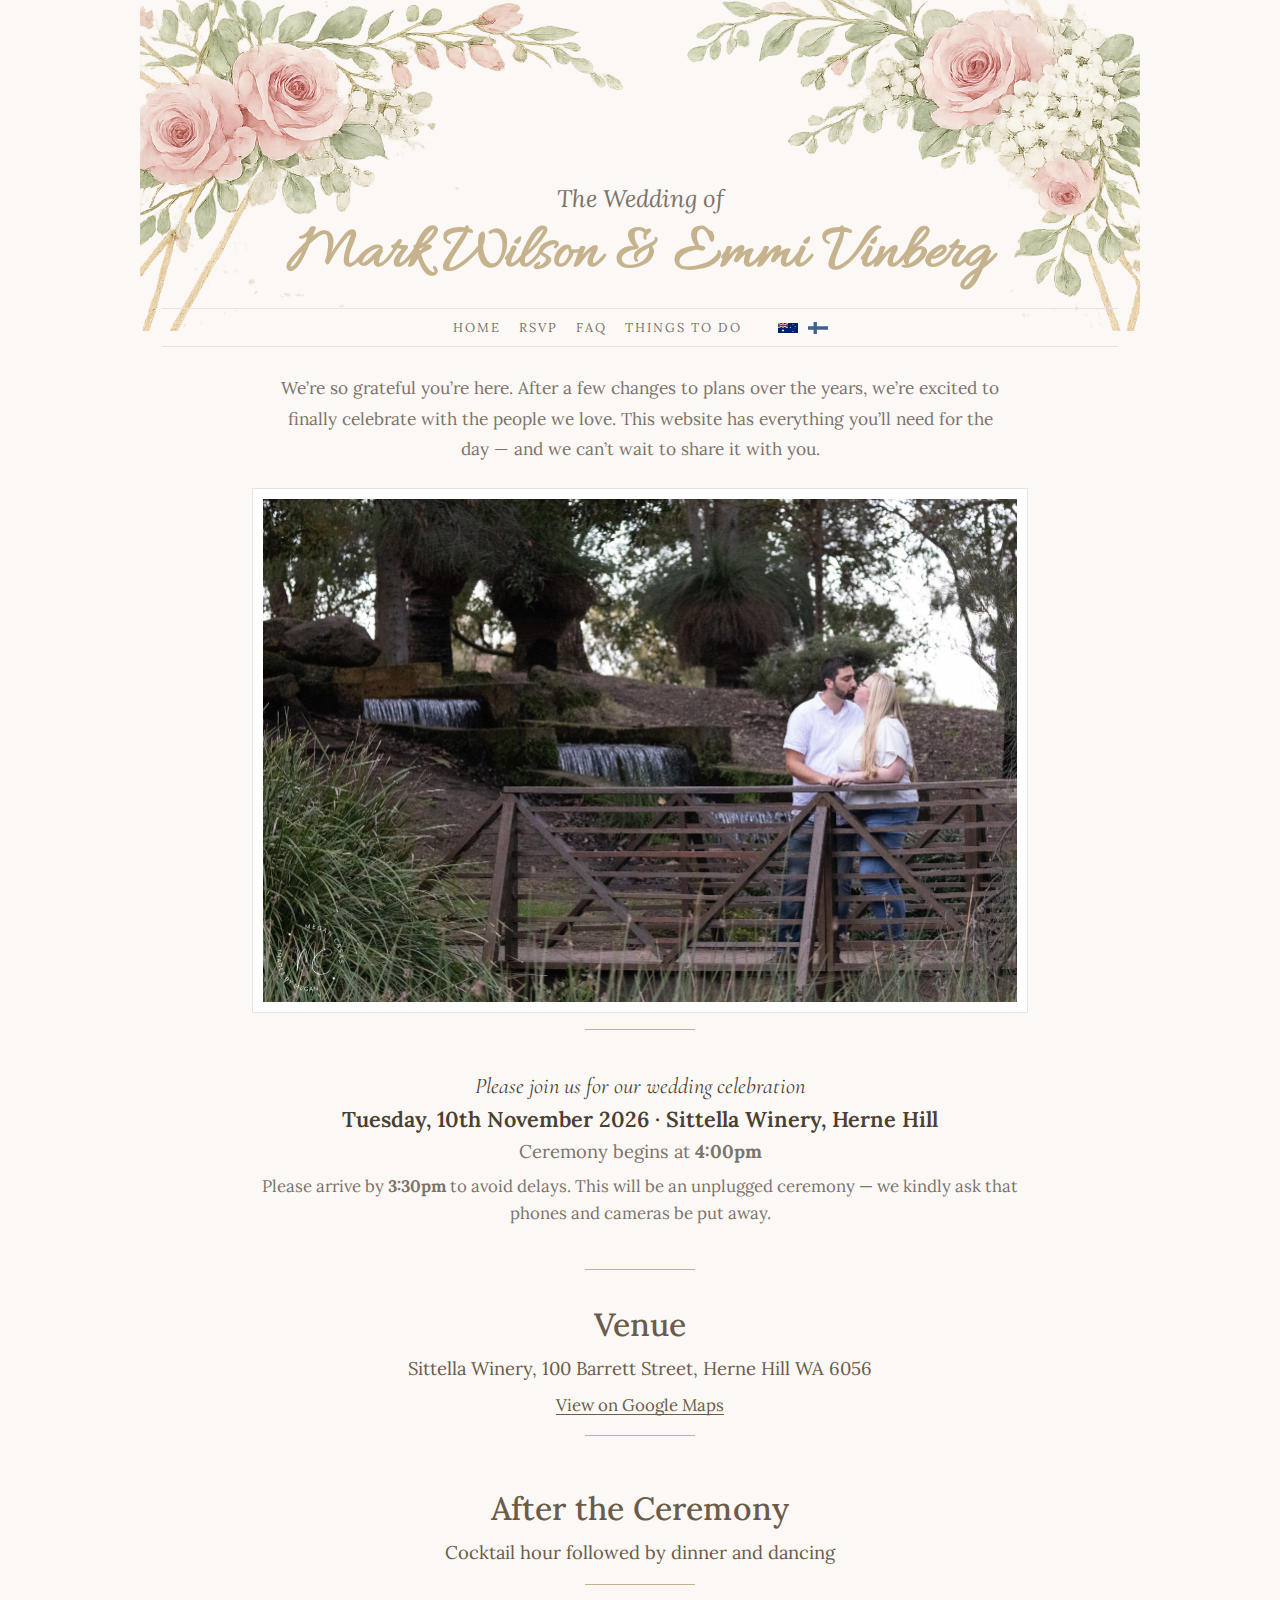
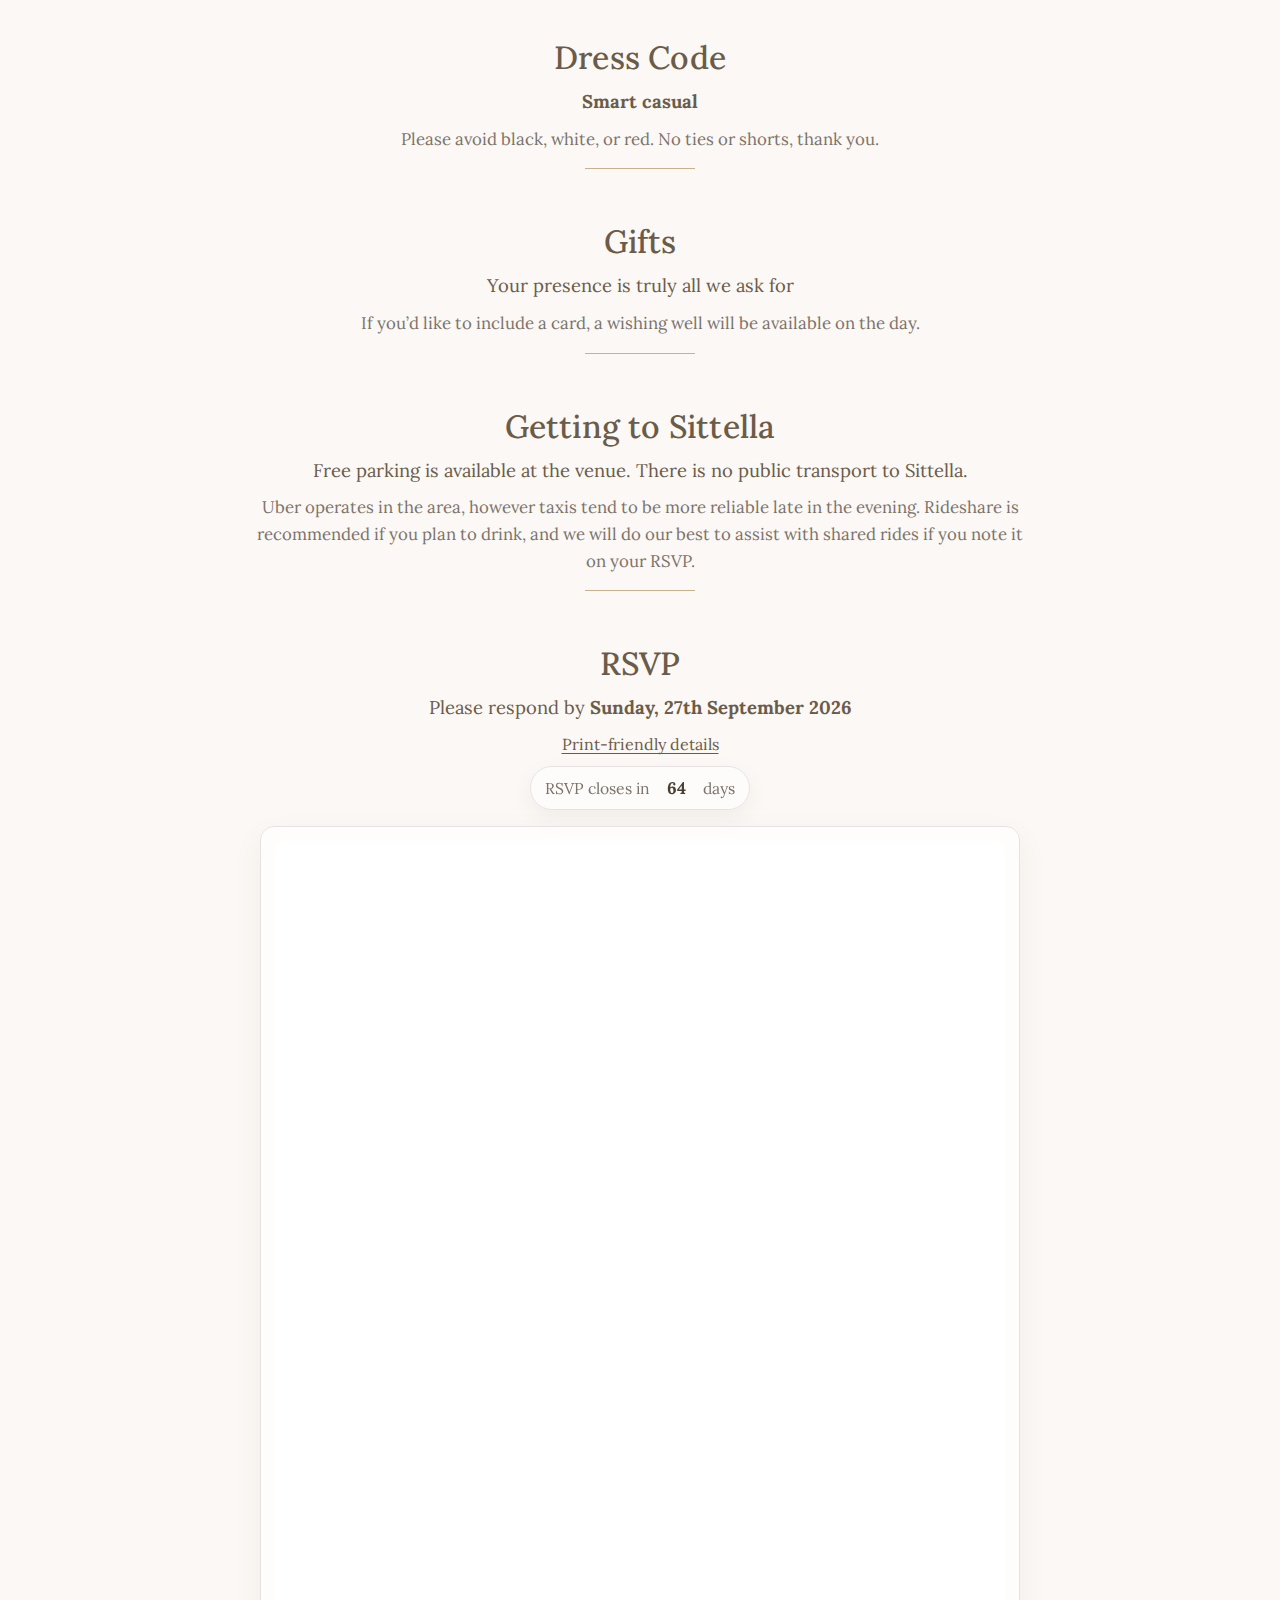
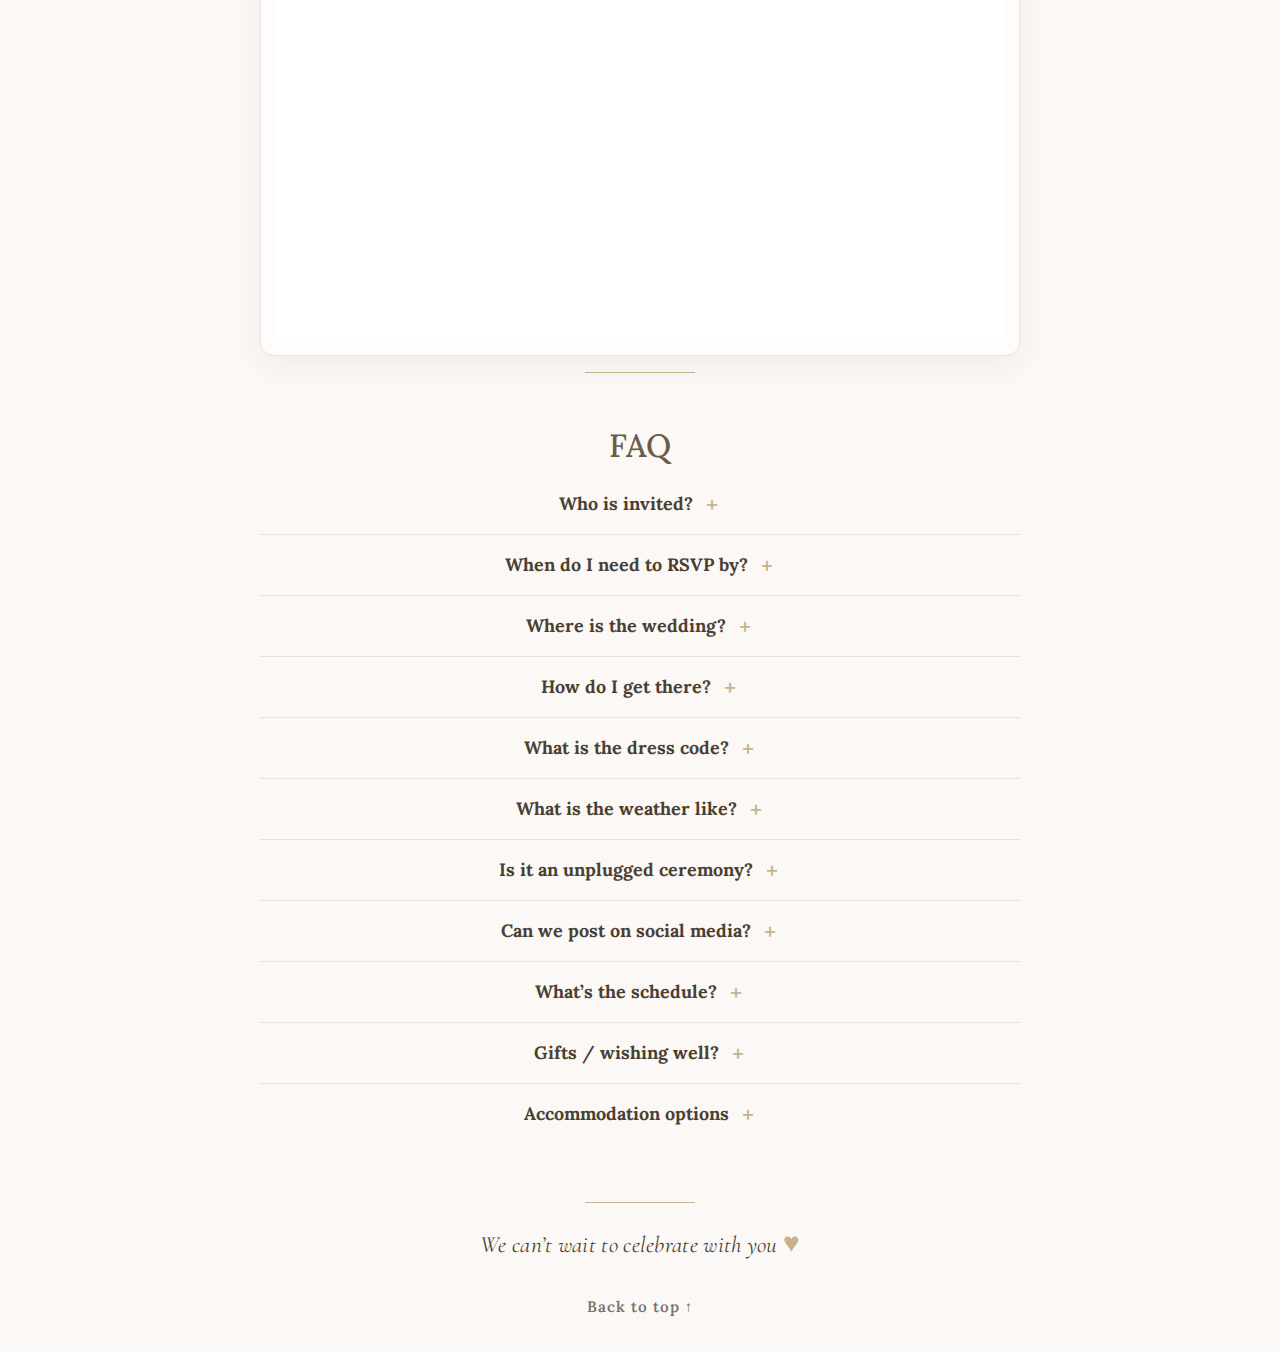
<file: index.html>
<!-- index.html -->
<!DOCTYPE html>
<html lang="en">
<head>
  <meta charset="UTF-8" />
  <title>The Wedding of Mark & Emmi</title>
  <meta name="viewport" content="width=device-width, initial-scale=1.0">

  <!-- Fonts -->
  <link rel="preconnect" href="https://fonts.googleapis.com">
  <link rel="preconnect" href="https://fonts.gstatic.com" crossorigin>
  <link href="https://fonts.googleapis.com/css2?family=Lora:wght@400;500;600;700&family=Cormorant+Garamond:ital@1&family=Allura&display=swap" rel="stylesheet">

  <!-- Local stylesheet (cache-busted) -->
  <link rel="stylesheet" href="styles.css?v=11">
</head>

<body>

<header class="top" id="home">
  <div class="headerImage">
    <img src="header.png" alt="Floral header">

    <div class="headerOverlay">
      <p class="weddingOf">The Wedding of</p>
      <h1 class="names">Mark Wilson &amp; Emmi Vinberg</h1>

<nav class="nav">
  <a href="#home">HOME</a>
  <a href="#rsvp">RSVP</a>
  <a href="#faq">FAQ</a>
  <a href="things-to-do.html">THINGS TO DO</a>

<span class="langSwitch">
  <a href="index.html" class="lang active" aria-label="English (Australia)">
    <img class="flagIcon" src="flag-au.png" alt="Australian flag">
  </a>
  <a href="index-fi.html" class="lang" aria-label="Suomi">
    <img class="flagIcon" src="flag-fi.png" alt="Finnish flag">
  </a>
</span>

</nav>

    </div>
  </div>
</header>

<main class="wrap">
  <section class="welcome">
    <p>
      We’re so grateful you’re here. After a few changes to plans over the years, we’re excited to finally
      celebrate with the people we love. This website has everything you’ll need for the day — and we can’t
      wait to share it with you.
    </p>
  </section>
  <section class="photoFrame">
    <img src="hero.jpg" alt="Mark and Emmi">
  </section>

  <div class="rule"></div>
  <section class="centerText">
    <p class="invite">Please join us for our wedding celebration</p>
    <p class="dateLine">Tuesday, 10th November 2026 · Sittella Winery, Herne Hill</p>
    <p class="timeLine">Ceremony begins at <strong>4:00pm</strong></p>

    <p class="smallNote">
      Please arrive by <strong>3:30pm</strong> to avoid delays. This will be an unplugged ceremony —
      we kindly ask that phones and cameras be put away.
    </p>
  </section>

  <div class="rule"></div>

<section id="details" class="infoSection">
  <h2 class="sectionTitle">Venue</h2>

  <p class="infoMain">
    Sittella Winery, 100 Barrett Street, Herne Hill WA 6056
  </p>

  <p class="infoSub">
    <a class="mapLink" 
       href="https://maps.google.com/?q=Sittella+Winery+100+Barrett+Street+Herne+Hill+WA+6056"
       target="_blank" 
       rel="noopener">
      View on Google Maps
    </a>
  </p>

  <div class="rule"></div>
</section>


  <section class="infoSection">
    <h2 class="sectionTitle">After the Ceremony</h2>
    <p class="infoMain">Cocktail hour followed by dinner and dancing</p>
    <div class="rule"></div>
  </section>

  <section class="infoSection">
    <h2 class="sectionTitle">Dress Code</h2>
    <p class="infoMain"><strong>Smart casual</strong></p>
    <p class="infoSub">
      Please avoid black, white, or red. No ties or shorts, thank you.
    </p>
    <div class="rule"></div>
  </section>

  <section class="infoSection">
    <h2 class="sectionTitle">Gifts</h2>
    <p class="infoMain">Your presence is truly all we ask for</p>
    <p class="infoSub">
      If you’d like to include a card, a wishing well will be available on the day.
    </p>
    <div class="rule"></div>
  </section>

  <section id="travel" class="infoSection">
    <h2 class="sectionTitle">Getting to Sittella</h2>
    <p class="infoMain">
      Free parking is available at the venue. There is no public transport to Sittella.
    </p>
    <p class="infoSub">
      Uber operates in the area, however taxis tend to be more reliable late in the evening.
      Rideshare is recommended if you plan to drink, and we will do our best to assist with shared rides if you note it on your RSVP.
    </p>
    <div class="rule"></div>
  </section>

  <section id="rsvp" class="infoSection">
    <h2 class="sectionTitle">RSVP</h2>
    <p class="infoMain">Please respond by <strong>Sunday, 27th September 2026</strong></p>

    <!-- stacked print + countdown -->
    <div class="rsvpMeta">
      <a class="mapLink printLink" href="print.html" target="_blank" rel="noopener">
        Print-friendly details
      </a>

      <div class="rsvpCountdown" aria-live="polite">
        <span class="rsvpCountdownLabel">RSVP closes in</span>
        <span id="rsvpDays" class="rsvpCountdownValue">—</span>
        <span class="rsvpCountdownUnit">days</span>
      </div>
    </div>

    <div class="rsvpEmbed">
      <iframe
        src="https://docs.google.com/forms/d/e/1FAIpQLSfpIbypQawUEqn01RCtXefdu895ELcLeRdqgrAR8_xfxRMj5A/viewform?embedded=true"
        title="Wedding RSVP"
      ></iframe>
    </div>

    <div class="rule"></div>
  </section>

  <!-- FAQ ACCORDION -->
  <section id="faq" class="infoSection">
    <h2 class="sectionTitle">FAQ</h2>

    <div class="accordion">

      <details>
        <summary>Who is invited?</summary>
        <div class="answer">
          Please note that the invitation is only extended to those named on the invitation.
          This will be an adults-only celebration (no children of any age).
        </div>
      </details>

      <details>
        <summary>When do I need to RSVP by?</summary>
        <div class="answer">
          Please RSVP by <strong>Sunday, 27th September 2026</strong>. The RSVP form includes dietary requirements/allergies,
          song requests and a section for you to ask questions, give us advice or (if you wish) share a memory with us.
        </div>
      </details>

      <details>
        <summary>Where is the wedding?</summary>
        <div class="answer">
          <a class="mapLink" href="https://maps.google.com/?q=Sittella+Winery+100+Barrett+Street+Herne+Hill+WA+6056" target="_blank" rel="noopener">
            Sittella Winery, 100 Barrett Street, Herne Hill WA 6056
          </a>
        </div>
      </details>

      <details>
        <summary>How do I get there?</summary>
        <div class="answer">
          Driving is the easiest option. Free parking is available at the venue. There is no public transport to Sittella.
          We will do our best to assist with shared rides if you note it on your RSVP. While Uber and DiDi are available,
          taxis might be more reliable later in the evening.
        </div>
      </details>

      <details>
        <summary>What is the dress code?</summary>
        <div class="answer">
          Smart casual. Please avoid black, white, or red. No ties or shorts, thank you.
          For men: collared shirt with chinos/dress pants (jacket optional). Light colours preferred for ladies.
        </div>
      </details>

      <details>
        <summary>What is the weather like?</summary>
        <div class="answer">
          November can be anything from cool and rainy to hot and sunny. Ceremony and reception areas are covered, rain or shine.
          Please use sunscreen (we’ll have some available), stay hydrated, and consider bringing a light jacket for the evening.
        </div>
      </details>

      <details>
        <summary>Is it an unplugged ceremony?</summary>
        <div class="answer">
          Yes — we kindly ask that phones and cameras be put away during the ceremony. After the ceremony, please feel free to take photos
          and use <strong>#TheWilsons1126</strong>, but please hold off posting the “newly married” until after the ceremony.
        </div>
      </details>

      <details>
        <summary>Can we post on social media?</summary>
        <div class="answer">
          Yes — we’d love that. Please wait until after the ceremony, and feel free to use our hashtag <strong>#TheWilsons1126</strong>.
          (And please avoid posting the “newly married” before the ceremony finishes.)
        </div>
      </details>

      <details>
        <summary>What’s the schedule?</summary>
        <div class="answer">
          Please arrive by <strong>3:30pm</strong> for a <strong>4:00pm</strong> ceremony start. Cocktail hour, dinner and dancing will follow.
          We’ll conclude the night at <strong>11:30pm</strong>.
        </div>
      </details>

      <details>
        <summary>Gifts / wishing well?</summary>
        <div class="answer">
          Your presence is truly all we ask for. If you’d like to include a card, a wishing well will be available on the day.
        </div>
      </details>

      <details>
        <summary>Accommodation options</summary>
        <div class="answer">
          <p class="answerText">
            We recommend staying nearby in the Swan Valley area (or Midland for convenience). Some recommendations are below.
            We are in the process of seeing if we can get a discounted rate — if successful, we will communicate this later.
          </p>

          <ul class="answerList">
            <li><a class="mapLink" href="https://all.accor.com/hotel/1980/index.en.shtml" target="_blank" rel="noopener">Novotel Vines Resort Swan Valley</a></li>
            <li><a class="mapLink" href="https://all.accor.com/hotel/7517/index.en.shtml" target="_blank" rel="noopener">The Sebel Swan Valley The Vines</a></li>
            <li><a class="mapLink" href="https://swanvalleyhotel.com.au/" target="_blank" rel="noopener">The Swan Valley Hotel</a></li>
            <li><a class="mapLink" href="https://mandoonestate.com.au/maya-maya" target="_blank" rel="noopener">Maya Maya at Mandoon Estate</a></li>
            <li><a class="mapLink" href="https://www.big4.com.au/caravan-parks/wa/greater-perth/perth-midland-tourist-park" target="_blank" rel="noopener">BIG4 Perth Midland Tourist Park</a></li>
            <li><a class="mapLink" href="https://www.questapartments.com.au/properties/wa/midland/quest-midland" target="_blank" rel="noopener">Quest Midland</a></li>
          </ul>
        </div>
      </details>

    </div>
  </section>

  <footer class="footer">
    <div class="rule"></div>
    <p class="muted">We can’t wait to celebrate with you <span class="heart">♥</span></p>
    <a class="backToTop" href="#home">Back to top ↑</a>
  </footer>

</main>

<script>
  (function () {
    const deadline = new Date(2026, 8, 27, 23, 59, 59); // Sep = 8
    const el = document.getElementById("rsvpDays");
    if (!el) return;

    function update() {
      const now = new Date();
      const ms = deadline - now;
      const days = Math.ceil(ms / (1000 * 60 * 60 * 24));

      const unit = document.querySelector(".rsvpCountdownUnit");
      const label = document.querySelector(".rsvpCountdownLabel");

      if (days <= 0) {
        el.textContent = "0";
        if (unit) unit.textContent = "days";
        if (label) label.textContent = "RSVP is now closed";
        return;
      }

      el.textContent = String(days);
      if (unit) unit.textContent = days === 1 ? "day" : "days";
    }

    update();
    setInterval(update, 1000 * 60 * 60);
  })();
</script>

</body>
</html>
</file>
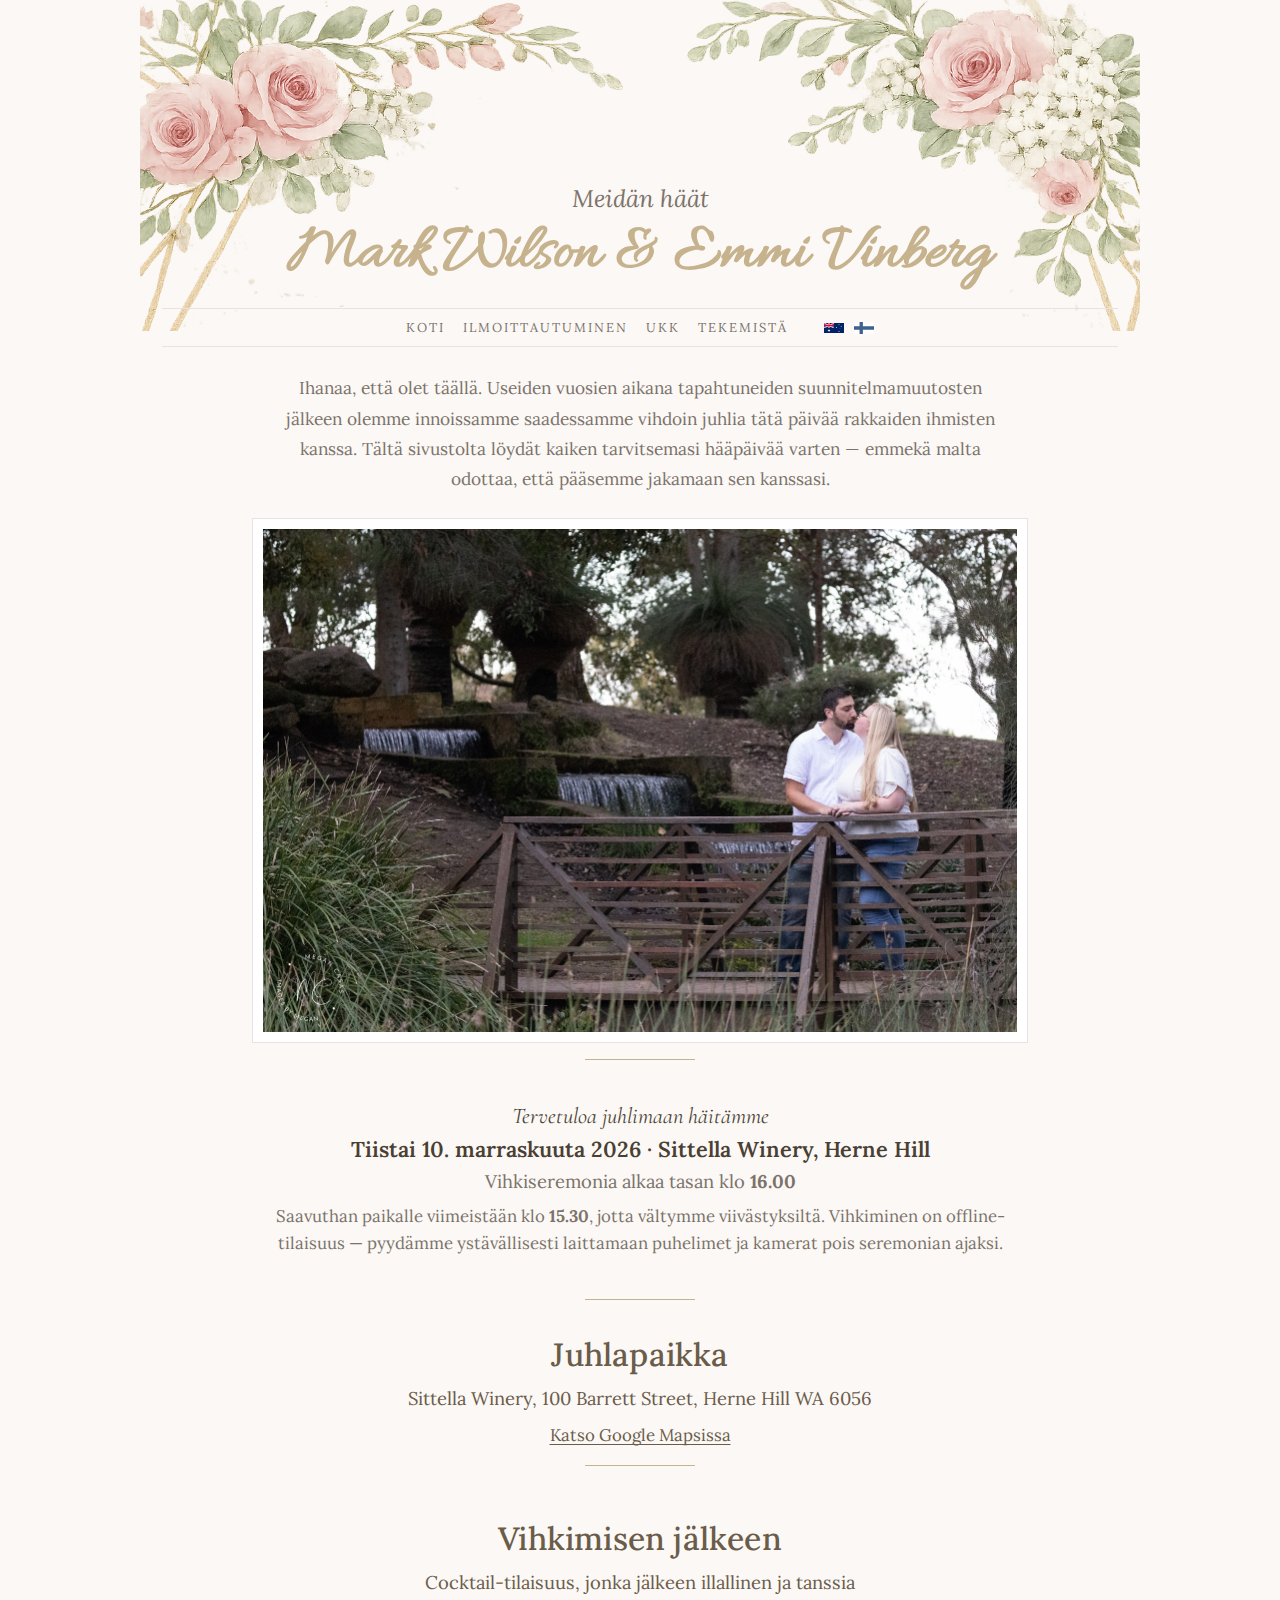
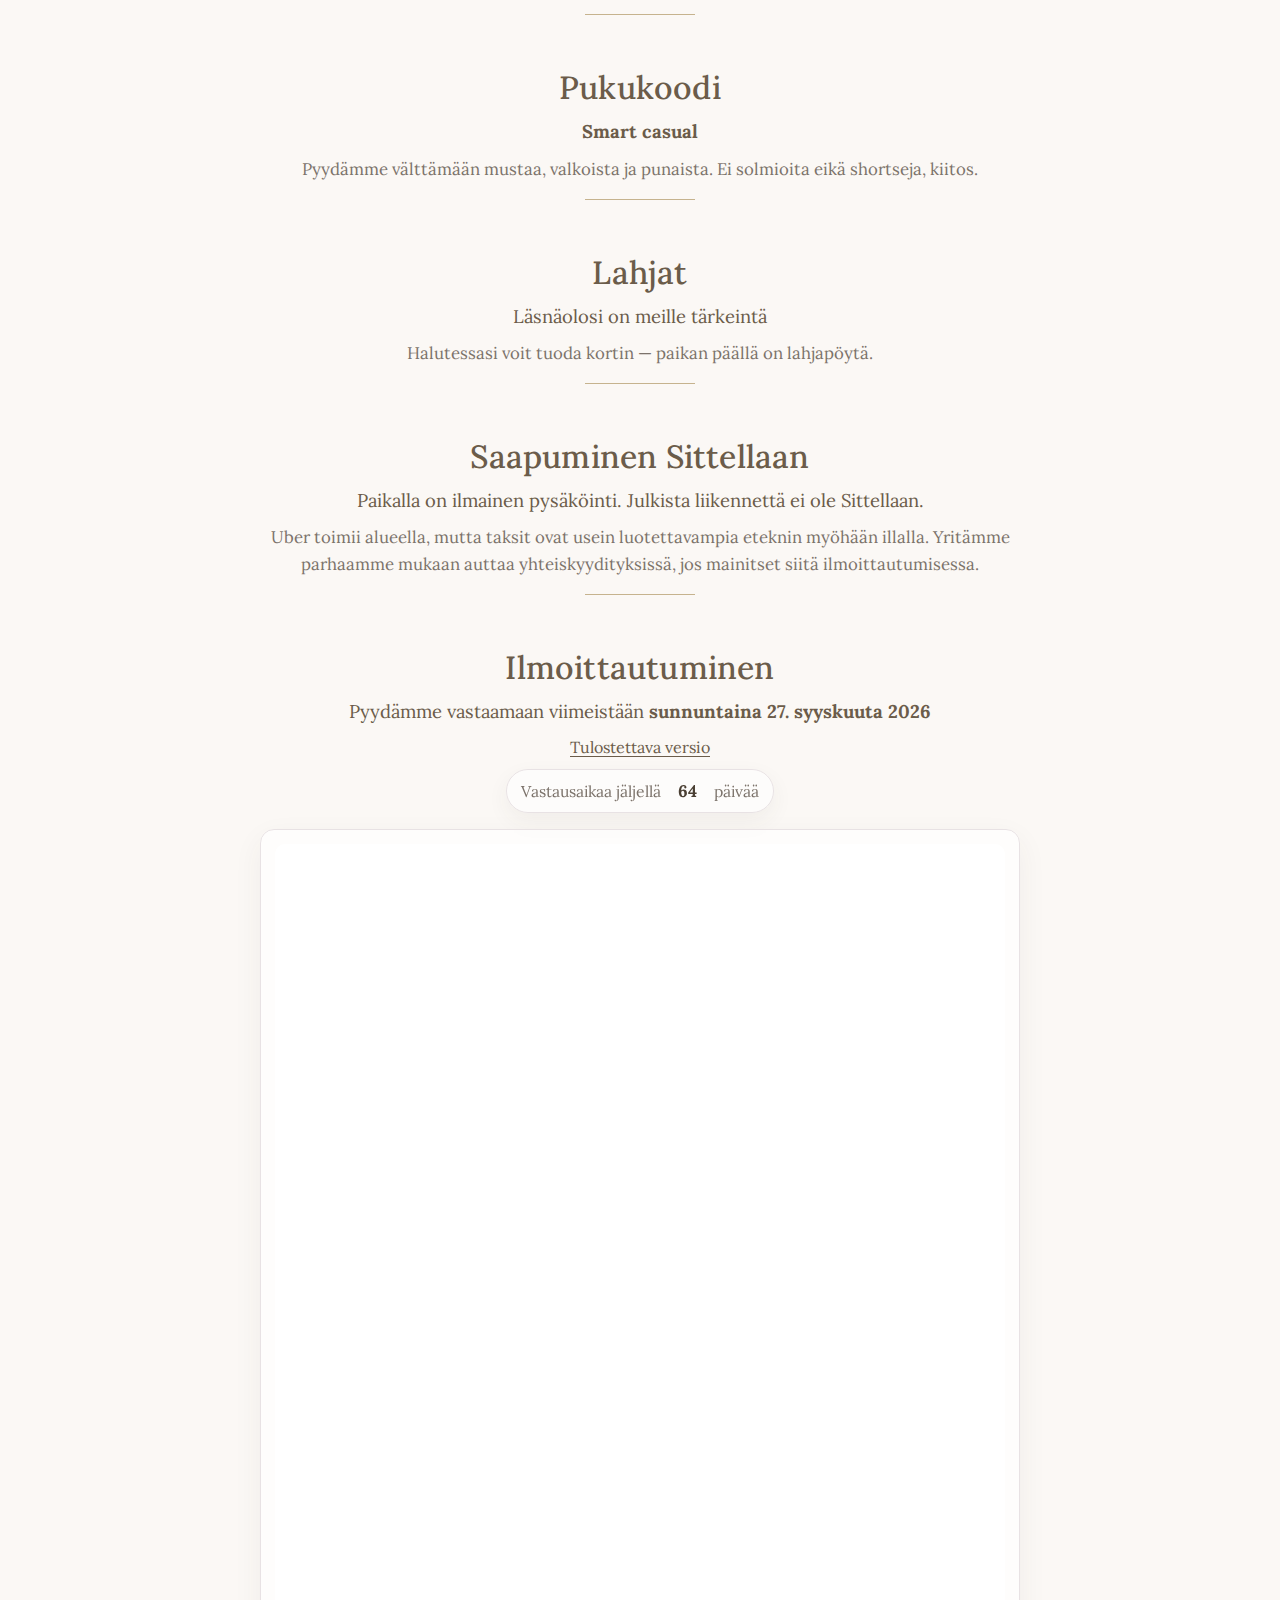
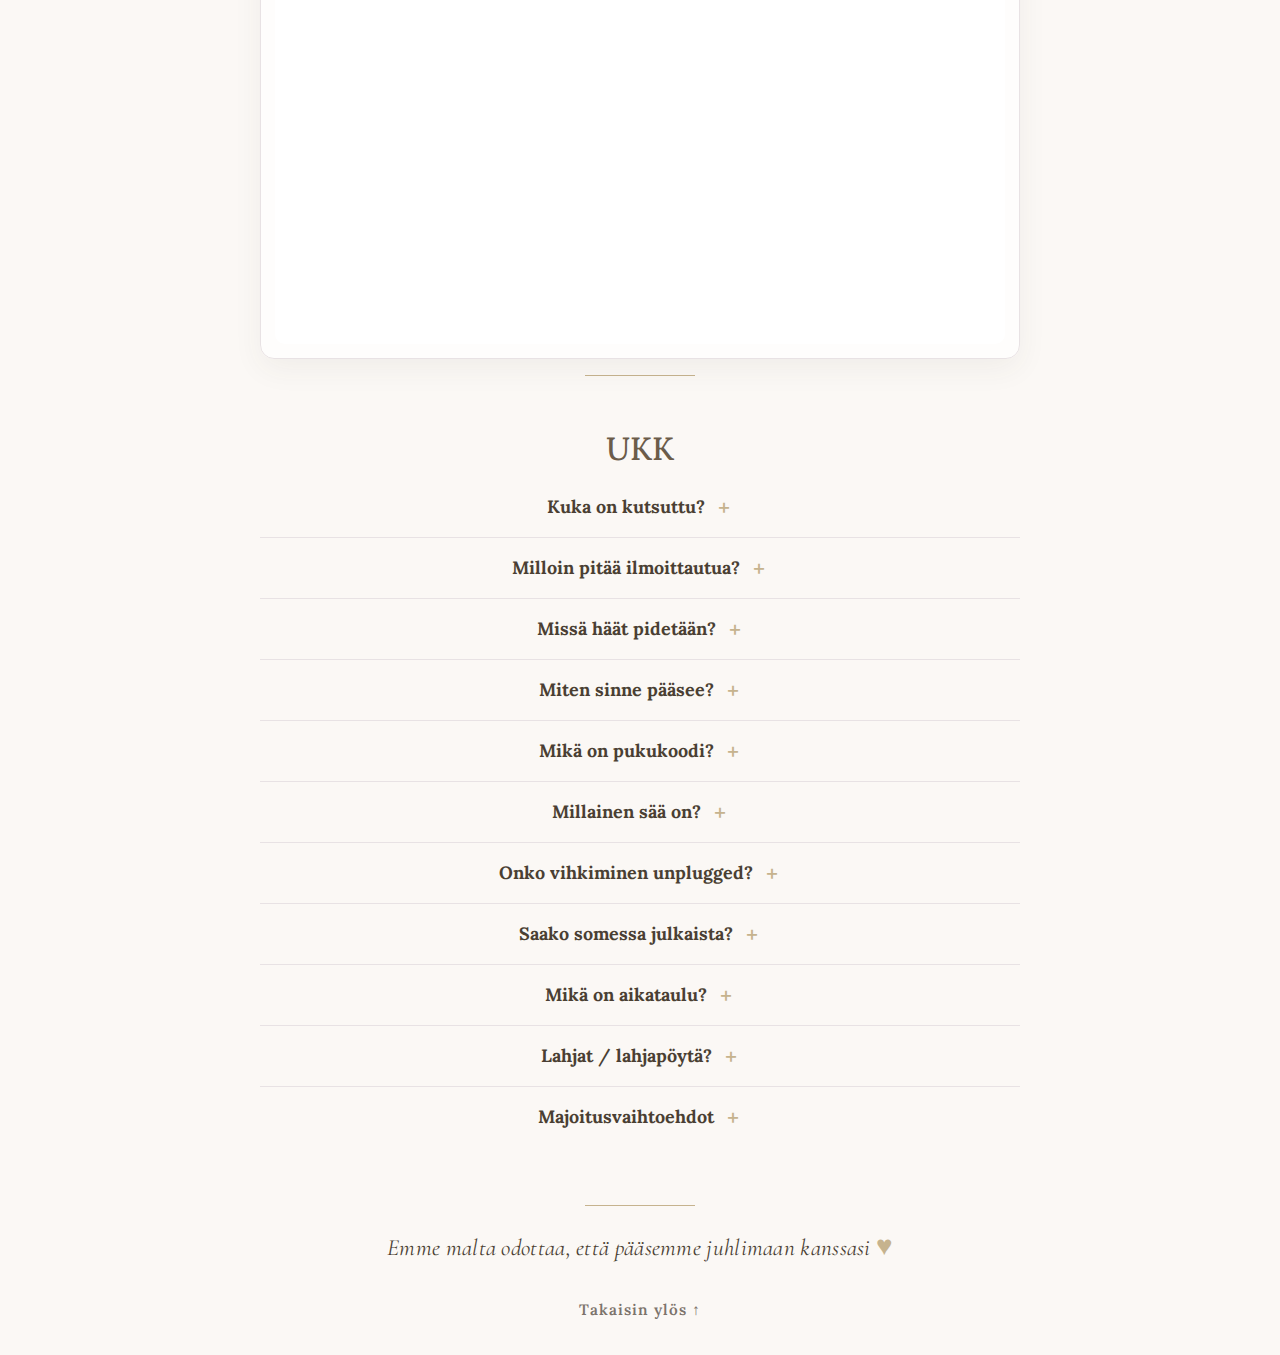
<file: index-fi.html>
<!DOCTYPE html>
<html lang="fi">
<head>
  <meta charset="UTF-8" />
  <title>Mark & Emmi – Häät</title>
  <meta name="viewport" content="width=device-width, initial-scale=1.0">

  <!-- Fonts -->
  <link rel="preconnect" href="https://fonts.googleapis.com">
  <link rel="preconnect" href="https://fonts.gstatic.com" crossorigin>
  <link href="https://fonts.googleapis.com/css2?family=Lora:wght@400;500;600;700&family=Cormorant+Garamond:ital@1&family=Allura&display=swap" rel="stylesheet">

  <!-- Local stylesheet (cache-busted) -->
  <link rel="stylesheet" href="styles.css?v=11">
</head>

<body>

<header class="top" id="home">
  <div class="headerImage">
    <img src="header.png" alt="Koristeellinen otsikkokuva">

    <div class="headerOverlay">
      <p class="weddingOf">Meidän häät</p>
      <h1 class="names">Mark Wilson &amp; Emmi Vinberg</h1>

      <nav class="nav">
        <a href="#home">KOTI</a>
        <a href="#rsvp">ILMOITTAUTUMINEN</a>
        <a href="#faq">UKK</a>
        <a href="things-to-do-fi.html">TEKEMISTÄ</a>
<span class="langSwitch">
  <a href="index.html" class="lang active" aria-label="English (Australia)">
    <img class="flagIcon" src="flag-au.png" alt="Australian flag">
  </a>
  <a href="index-fi.html" class="lang" aria-label="Suomi">
    <img class="flagIcon" src="flag-fi.png" alt="Finnish flag">
  </a>
</span>
</nav>
    </div>
  </div>
</header>

<main class="wrap">
  <section class="welcome">
    <p>
      Ihanaa, että olet täällä. Useiden vuosien aikana tapahtuneiden suunnitelmamuutosten jälkeen
      olemme innoissamme saadessamme vihdoin juhlia tätä päivää rakkaiden ihmisten kanssa. Tältä sivustolta löydät
      kaiken tarvitsemasi hääpäivää varten — emmekä malta odottaa, että pääsemme jakamaan sen kanssasi.
    </p>
  </section>

  <section class="photoFrame">
    <img src="hero.jpg" alt="Mark ja Emmi">
  </section>

  <div class="rule"></div>

  <section class="centerText">
    <p class="invite">Tervetuloa juhlimaan häitämme</p>
    <p class="dateLine">Tiistai 10. marraskuuta 2026 · Sittella Winery, Herne Hill</p>
    <p class="timeLine">Vihkiseremonia alkaa tasan klo <strong>16.00</strong></p>

    <p class="smallNote">
      Saavuthan paikalle viimeistään klo <strong>15.30</strong>, jotta vältymme viivästyksiltä.
      Vihkiminen on offline-tilaisuus — pyydämme ystävällisesti laittamaan puhelimet ja kamerat pois seremonian ajaksi.
    </p>
  </section>

  <div class="rule"></div>

  <section id="details" class="infoSection">
    <h2 class="sectionTitle">Juhlapaikka</h2>

    <p class="infoMain">
      Sittella Winery, 100 Barrett Street, Herne Hill WA 6056
    </p>

    <p class="infoSub">
      <a class="mapLink"
         href="https://maps.google.com/?q=Sittella+Winery+100+Barrett+Street+Herne+Hill+WA+6056"
         target="_blank"
         rel="noopener">
        Katso Google Mapsissa
      </a>
    </p>

    <div class="rule"></div>
  </section>

  <section class="infoSection">
    <h2 class="sectionTitle">Vihkimisen jälkeen</h2>
    <p class="infoMain">Cocktail-tilaisuus, jonka jälkeen illallinen ja tanssia</p>
    <div class="rule"></div>
  </section>

  <section class="infoSection">
    <h2 class="sectionTitle">Pukukoodi</h2>
    <p class="infoMain"><strong>Smart casual</strong></p>
    <p class="infoSub">
      Pyydämme välttämään mustaa, valkoista ja punaista. Ei solmioita eikä shortseja, kiitos.
    </p>
    <div class="rule"></div>
  </section>

  <section class="infoSection">
    <h2 class="sectionTitle">Lahjat</h2>
    <p class="infoMain">Läsnäolosi on meille tärkeintä</p>
    <p class="infoSub">
      Halutessasi voit tuoda kortin — paikan päällä on lahjapöytä.
    </p>
    <div class="rule"></div>
  </section>

  <section id="travel" class="infoSection">
    <h2 class="sectionTitle">Saapuminen Sittellaan</h2>
    <p class="infoMain">
      Paikalla on ilmainen pysäköinti. Julkista liikennettä ei ole Sittellaan.
    </p>
    <p class="infoSub">
      Uber toimii alueella, mutta taksit ovat usein luotettavampia eteknin myöhään illalla.
      Yritämme parhaamme mukaan auttaa yhteiskyydityksissä,
      jos mainitset siitä ilmoittautumisessa.
    </p>
    <div class="rule"></div>
  </section>

  <section id="rsvp" class="infoSection">
    <h2 class="sectionTitle">Ilmoittautuminen</h2>
    <p class="infoMain">Pyydämme vastaamaan viimeistään <strong>sunnuntaina 27. syyskuuta 2026</strong></p>

    <!-- stacked print + countdown -->
    <div class="rsvpMeta">
      <a class="mapLink printLink" href="print.html" target="_blank" rel="noopener">
        Tulostettava versio
      </a>

      <div class="rsvpCountdown" aria-live="polite">
        <span class="rsvpCountdownLabel">Vastausaikaa jäljellä</span>
        <span id="rsvpDays" class="rsvpCountdownValue">—</span>
        <span class="rsvpCountdownUnit">päivää</span>
      </div>
    </div>

    <div class="rsvpEmbed">
      <iframe
        src="https://docs.google.com/forms/d/e/1FAIpQLSfhlyQIaIhSgcnfkvUuqRgFlYjwNQM0D2BxI1aoG06ruKixcw/viewform?embedded=true"
        title="Hääilmoittautuminen"
      ></iframe>
    </div>

    <div class="rule"></div>
  </section>

  <!-- FAQ ACCORDION -->
  <section id="faq" class="infoSection">
    <h2 class="sectionTitle">UKK</h2>

    <div class="accordion">

      <details>
        <summary>Kuka on kutsuttu?</summary>
        <div class="answer">
          Huomioithan, että kutsu koskee vain kutsussa nimettyjä henkilöitä.
          Tämä on vain aikuisille tarkoitettu juhla (ei minkään ikäisiä lapsia).
        </div>
      </details>

      <details>
        <summary>Milloin pitää ilmoittautua?</summary>
        <div class="answer">
          Pyydämme ilmoittautumaan viimeistään <strong>sunnuntaina 27. syyskuuta 2026</strong>.
          Ilmoittautumislomakkeessa kysytään erityisruokavaliot/allergiat, kappaletoiveet
          sekä kohta kysymyksille, vinkeille tai halutessasi muiston jakamiselle.
        </div>
      </details>

      <details>
        <summary>Missä häät pidetään?</summary>
        <div class="answer">
          <a class="mapLink" href="https://maps.google.com/?q=Sittella+Winery+100+Barrett+Street+Herne+Hill+WA+6056" target="_blank" rel="noopener">
            Sittella Winery, 100 Barrett Street, Herne Hill WA 6056
          </a>
        </div>
      </details>

      <details>
        <summary>Miten sinne pääsee?</summary>
        <div class="answer">
          Auto on helpoin vaihtoehto. Paikalla on ilmainen pysäköinti, eikä Sittellaan kulje julkista liikennettä.
          Yritämme parhaamme mukaan auttaa kimppakyydeissä, jos mainitset siitä ilmoittautumisessa.
          Uber ja DiDi toimivat alueella, mutta taksit saattavat olla luotettavampia.
        </div>
      </details>

      <details>
        <summary>Mikä on pukukoodi?</summary>
        <div class="answer">
          Smart casual. Pyydämme välttämään mustaa, valkoista ja punaista. Ei solmioita eikä shortseja, kiitos.
        </div>
      </details>

      <details>
        <summary>Millainen sää on?</summary>
        <div class="answer">
          Marraskuu on Australian kevättä, ja sää voi olla mitä tahansa +15 asteen sateesta +35 asteen auringonpaisteeseen.
          Vihkiminen on ulkona, mutta sateen sattuessa olemme katoksen alla. Käytäthän aurinkovoidetta
          (meiltä löytyy myös paikan päältä), muista juoda vettä ja pysyä nesteytettynä. Illalla voi myös olla viileää.
        </div>
      </details>

      <details>
        <summary>Onko vihkiminen unplugged?</summary>
        <div class="answer">
          Kyllä — pyydämme ystävällisesti laittamaan puhelimet ja kamerat pois vihkimisen ajaksi.
          Vihkimisen jälkeen saa toki kuvata ja jakaa kuvia hashtagilla <strong>#TheWilsons1126</strong>,
          mutta pyydämme välttämään hääparin julkaisemista.
        </div>
      </details>

      <details>
        <summary>Saako somessa julkaista?</summary>
        <div class="answer">
          Kyllä — ihanaa jos jaat! Odotathan kuitenkin vihkimisen jälkeen, ja käytä halutessasi hashtagia
          <strong>#TheWilsons1126</strong>. (Ja pyydämme välttämään hääparin julkaisemista.)
        </div>
      </details>

      <details>
        <summary>Mikä on aikataulu?</summary>
        <div class="answer">
          Saavuthan paikalle viimeistään <strong>15.30</strong> — vihkiminen alkaa tasan <strong>16.00</strong>.
          Sen jälkeen cocktail-tilaisuus, illallinen ja tanssia. Ilta päättyy noin klo <strong>23.30</strong>.
        </div>
      </details>

      <details>
        <summary>Lahjat / lahjapöytä?</summary>
        <div class="answer">
          Läsnäolosi on meille tärkeintä. Halutessasi voit tuoda kortin — paikan päällä on lahjapöytä.
        </div>
      </details>

      <details>
        <summary>Majoitusvaihtoehdot</summary>
        <div class="answer">
          <p class="answerText">
            Suosittelemme majoittumaan lähelle Swan Valley -aluetta (tai Midlandiin helppouden vuoksi).
            Alla muutamia vaihtoehtoja. Selvitämme mahdollisuutta alennettuun hintaan — jos onnistuu,
            tiedotamme siitä myöhemmin.
          </p>

          <ul class="answerList">
            <li><a class="mapLink" href="https://all.accor.com/hotel/1980/index.en.shtml" target="_blank" rel="noopener">Novotel Vines Resort Swan Valley</a></li>
            <li><a class="mapLink" href="https://all.accor.com/hotel/7517/index.en.shtml" target="_blank" rel="noopener">The Sebel Swan Valley The Vines</a></li>
            <li><a class="mapLink" href="https://swanvalleyhotel.com.au/" target="_blank" rel="noopener">The Swan Valley Hotel</a></li>
            <li><a class="mapLink" href="https://mandoonestate.com.au/maya-maya" target="_blank" rel="noopener">Maya Maya at Mandoon Estate</a></li>
            <li><a class="mapLink" href="https://www.big4.com.au/caravan-parks/wa/greater-perth/perth-midland-tourist-park" target="_blank" rel="noopener">BIG4 Perth Midland Tourist Park</a></li>
            <li><a class="mapLink" href="https://www.questapartments.com.au/properties/wa/midland/quest-midland" target="_blank" rel="noopener">Quest Midland</a></li>
          </ul>
        </div>
      </details>

    </div>
  </section>

  <footer class="footer">
    <div class="rule"></div>
    <p class="muted">Emme malta odottaa, että pääsemme juhlimaan kanssasi <span class="heart">♥</span></p>
    <a class="backToTop" href="#home">Takaisin ylös ↑</a>
  </footer>

</main>

<script>
  (function () {
    const deadline = new Date(2026, 8, 27, 23, 59, 59); // Sep = 8
    const el = document.getElementById("rsvpDays");
    if (!el) return;

    function update() {
      const now = new Date();
      const ms = deadline - now;
      const days = Math.ceil(ms / (1000 * 60 * 60 * 24));

      const unit = document.querySelector(".rsvpCountdownUnit");
      const label = document.querySelector(".rsvpCountdownLabel");

      if (days <= 0) {
        el.textContent = "0";
        if (unit) unit.textContent = "päivää";
        if (label) label.textContent = "Ilmoittautuminen on sulkeutunut";
        return;
      }

      el.textContent = String(days);
      if (unit) unit.textContent = "päivää";
    }

    update();
    setInterval(update, 1000 * 60 * 60);
  })();
</script>

</body>
</html>
</file>
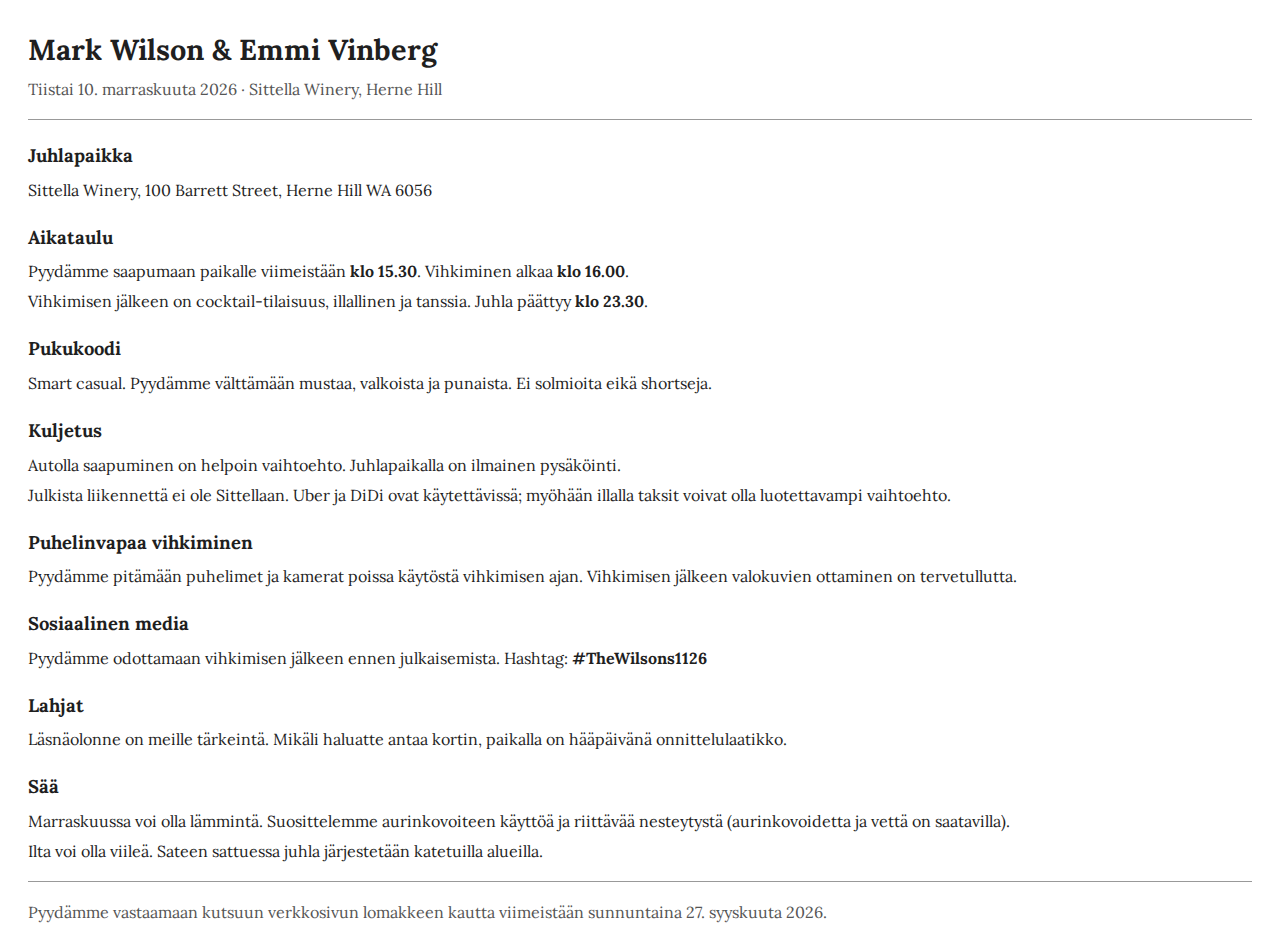
<file: print-fi.html>
<!DOCTYPE html>
<html lang="fi">
<head>
  <meta charset="UTF-8" />
  <title>Hääpäivän tiedot (Tulostettava)</title>
  <meta name="viewport" content="width=device-width, initial-scale=1.0" />

  <link rel="preconnect" href="https://fonts.googleapis.com">
  <link rel="preconnect" href="https://fonts.gstatic.com" crossorigin>
  <link href="https://fonts.googleapis.com/css2?family=Lora:wght@400;500;600;700&display=swap" rel="stylesheet">

  <style>
    body{
      margin: 28px;
      font-family: "Lora", serif;
      color: #1f1f1f;
      line-height: 1.5;
    }
    h1{ margin: 0 0 6px; font-size: 1.8rem; }
    h2{ margin: 22px 0 8px; font-size: 1.15rem; }
    p{ margin: 6px 0; }
    .muted{ color:#555; }
    .rule{ border-top: 1px solid #999; margin: 18px 0; }
    a{ color:#1f1f1f; text-decoration: underline; }
    ul{ margin: 8px 0 0 18px; }
    @media print{
      a{ text-decoration: none; }
    }
  </style>
</head>

<body>
  <h1>Mark Wilson &amp; Emmi Vinberg</h1>
  <p class="muted">Tiistai 10. marraskuuta 2026 · Sittella Winery, Herne Hill</p>

  <div class="rule"></div>

  <h2>Juhlapaikka</h2>
  <p>Sittella Winery, 100 Barrett Street, Herne Hill WA 6056</p>

  <h2>Aikataulu</h2>
  <p>Pyydämme saapumaan paikalle viimeistään <strong>klo 15.30</strong>. Vihkiminen alkaa <strong>klo 16.00</strong>.</p>
  <p>Vihkimisen jälkeen on cocktail-tilaisuus, illallinen ja tanssia. Juhla päättyy <strong>klo 23.30</strong>.</p>

  <h2>Pukukoodi</h2>
  <p>Smart casual. Pyydämme välttämään mustaa, valkoista ja punaista. Ei solmioita eikä shortseja.</p>

  <h2>Kuljetus</h2>
  <p>Autolla saapuminen on helpoin vaihtoehto. Juhlapaikalla on ilmainen pysäköinti.</p>
  <p>Julkista liikennettä ei ole Sittellaan. Uber ja DiDi ovat käytettävissä; myöhään illalla taksit voivat olla luotettavampi vaihtoehto.</p>

  <h2>Puhelinvapaa vihkiminen</h2>
  <p>Pyydämme pitämään puhelimet ja kamerat poissa käytöstä vihkimisen ajan. Vihkimisen jälkeen valokuvien ottaminen on tervetullutta.</p>

  <h2>Sosiaalinen media</h2>
  <p>Pyydämme odottamaan vihkimisen jälkeen ennen julkaisemista. Hashtag: <strong>#TheWilsons1126</strong></p>

  <h2>Lahjat</h2>
  <p>Läsnäolonne on meille tärkeintä. Mikäli haluatte antaa kortin, paikalla on hääpäivänä onnittelulaatikko.</p>

  <h2>Sää</h2>
  <p>Marraskuussa voi olla lämmintä. Suosittelemme aurinkovoiteen käyttöä ja riittävää nesteytystä (aurinkovoidetta ja vettä on saatavilla).</p>
  <p>Ilta voi olla viileä. Sateen sattuessa juhla järjestetään katetuilla alueilla.</p>

  <div class="rule"></div>

  <p class="muted">Pyydämme vastaamaan kutsuun verkkosivun lomakkeen kautta viimeistään sunnuntaina 27. syyskuuta 2026.</p>
</body>
</html>
</file>
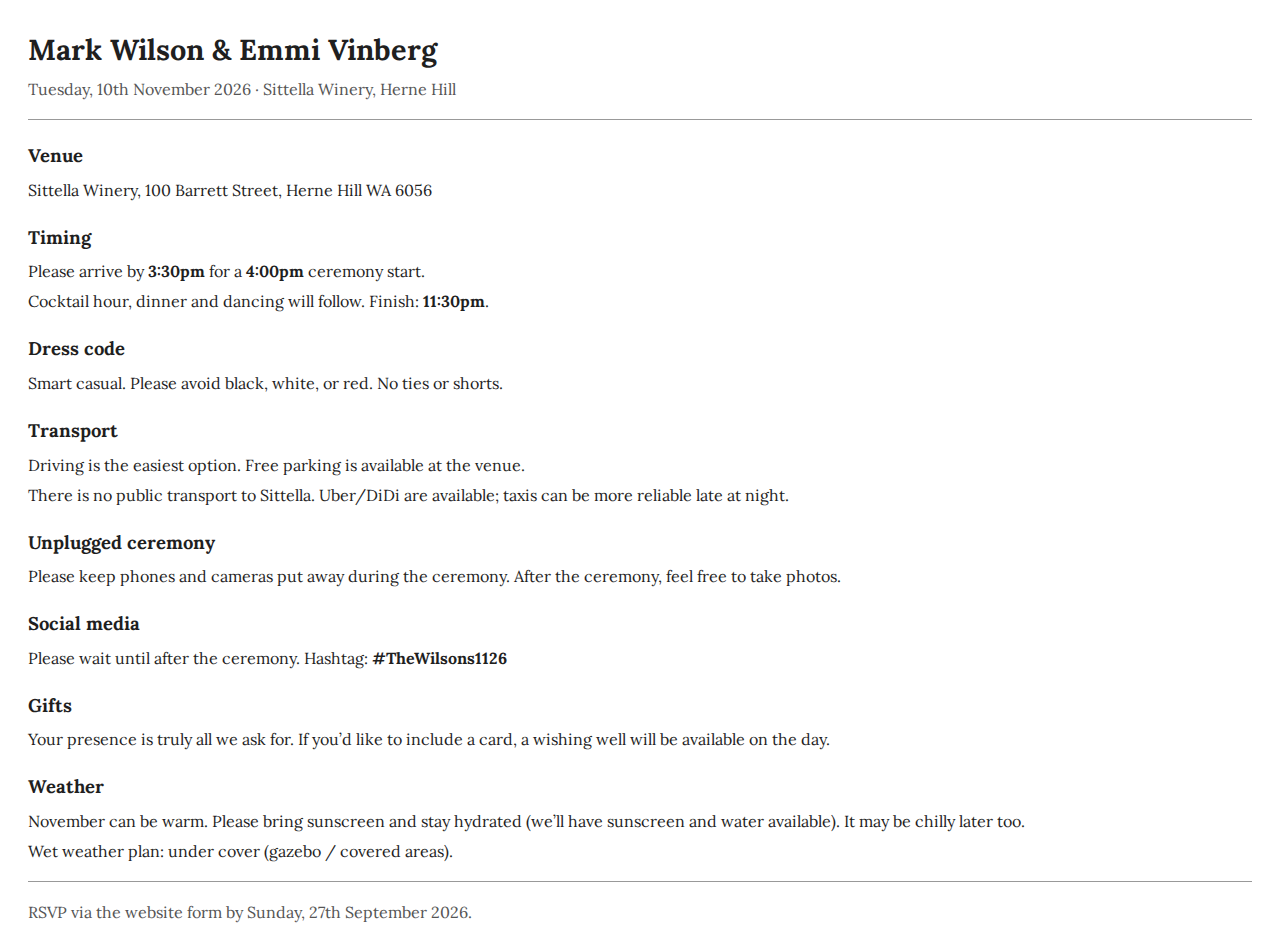
<file: print.html>
<!DOCTYPE html>
<html lang="en">
<head>
  <meta charset="UTF-8" />
  <title>Wedding Details (Print)</title>
  <meta name="viewport" content="width=device-width, initial-scale=1.0" />

  <link rel="preconnect" href="https://fonts.googleapis.com">
  <link rel="preconnect" href="https://fonts.gstatic.com" crossorigin>
  <link href="https://fonts.googleapis.com/css2?family=Lora:wght@400;500;600;700&display=swap" rel="stylesheet">

  <style>
    body{
      margin: 28px;
      font-family: "Lora", serif;
      color: #1f1f1f;
      line-height: 1.5;
    }
    h1{ margin: 0 0 6px; font-size: 1.8rem; }
    h2{ margin: 22px 0 8px; font-size: 1.15rem; }
    p{ margin: 6px 0; }
    .muted{ color:#555; }
    .rule{ border-top: 1px solid #999; margin: 18px 0; }
    a{ color:#1f1f1f; text-decoration: underline; }
    ul{ margin: 8px 0 0 18px; }
    @media print{
      a{ text-decoration: none; }
    }
  </style>
</head>

<body>
  <h1>Mark Wilson &amp; Emmi Vinberg</h1>
  <p class="muted">Tuesday, 10th November 2026 · Sittella Winery, Herne Hill</p>

  <div class="rule"></div>

  <h2>Venue</h2>
  <p>Sittella Winery, 100 Barrett Street, Herne Hill WA 6056</p>
  <h2>Timing</h2>
  <p>Please arrive by <strong>3:30pm</strong> for a <strong>4:00pm</strong> ceremony start.</p>
  <p>Cocktail hour, dinner and dancing will follow. Finish: <strong>11:30pm</strong>.</p>

  <h2>Dress code</h2>
  <p>Smart casual. Please avoid black, white, or red. No ties or shorts.</p>

  <h2>Transport</h2>
  <p>Driving is the easiest option. Free parking is available at the venue.</p>
  <p>There is no public transport to Sittella. Uber/DiDi are available; taxis can be more reliable late at night.</p>

  <h2>Unplugged ceremony</h2>
  <p>Please keep phones and cameras put away during the ceremony. After the ceremony, feel free to take photos.</p>

  <h2>Social media</h2>
  <p>Please wait until after the ceremony. Hashtag: <strong>#TheWilsons1126</strong></p>

  <h2>Gifts</h2>
  <p>Your presence is truly all we ask for. If you’d like to include a card, a wishing well will be available on the day.</p>

  <h2>Weather</h2>
  <p>November can be warm. Please bring sunscreen and stay hydrated (we’ll have sunscreen and water available). It may be chilly later too.</p>
  <p>Wet weather plan: under cover (gazebo / covered areas).</p>

  <div class="rule"></div>

  <p class="muted">RSVP via the website form by Sunday, 27th September 2026.</p>
</body>
</html>
</file>
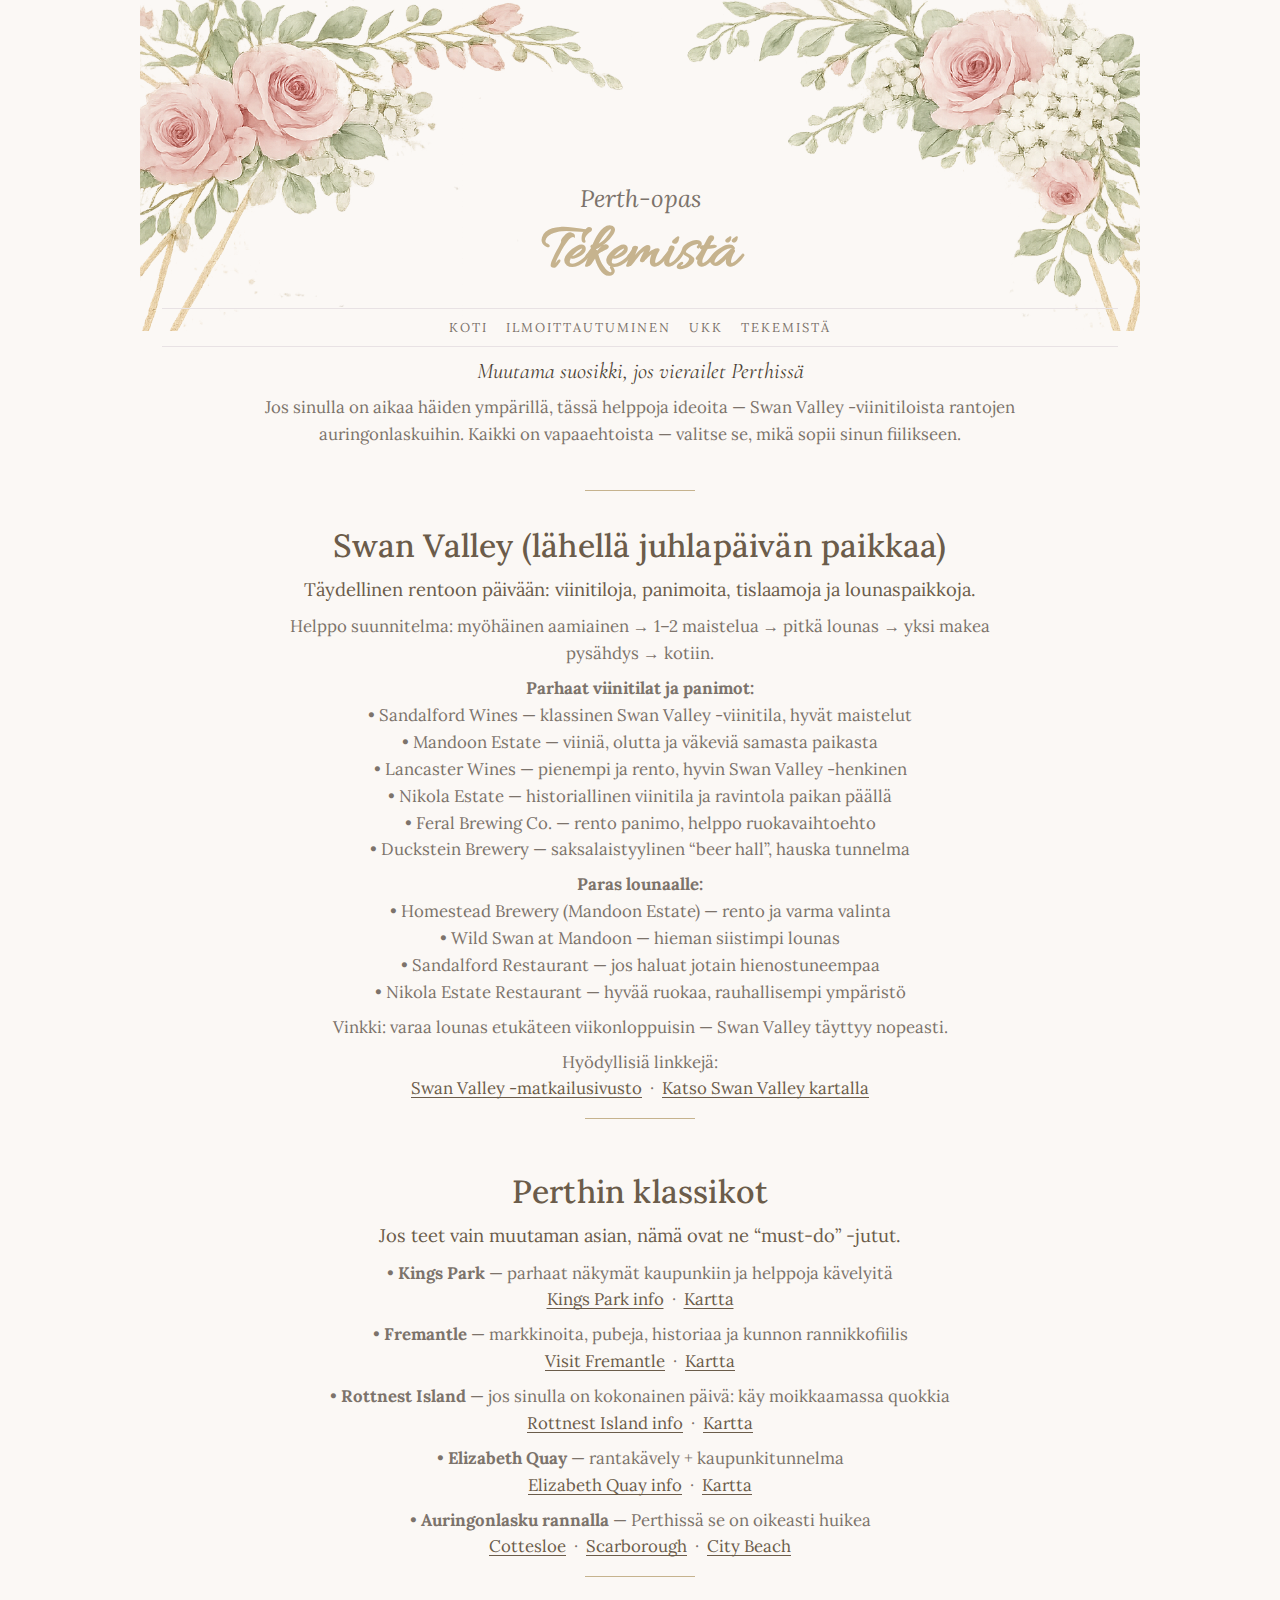
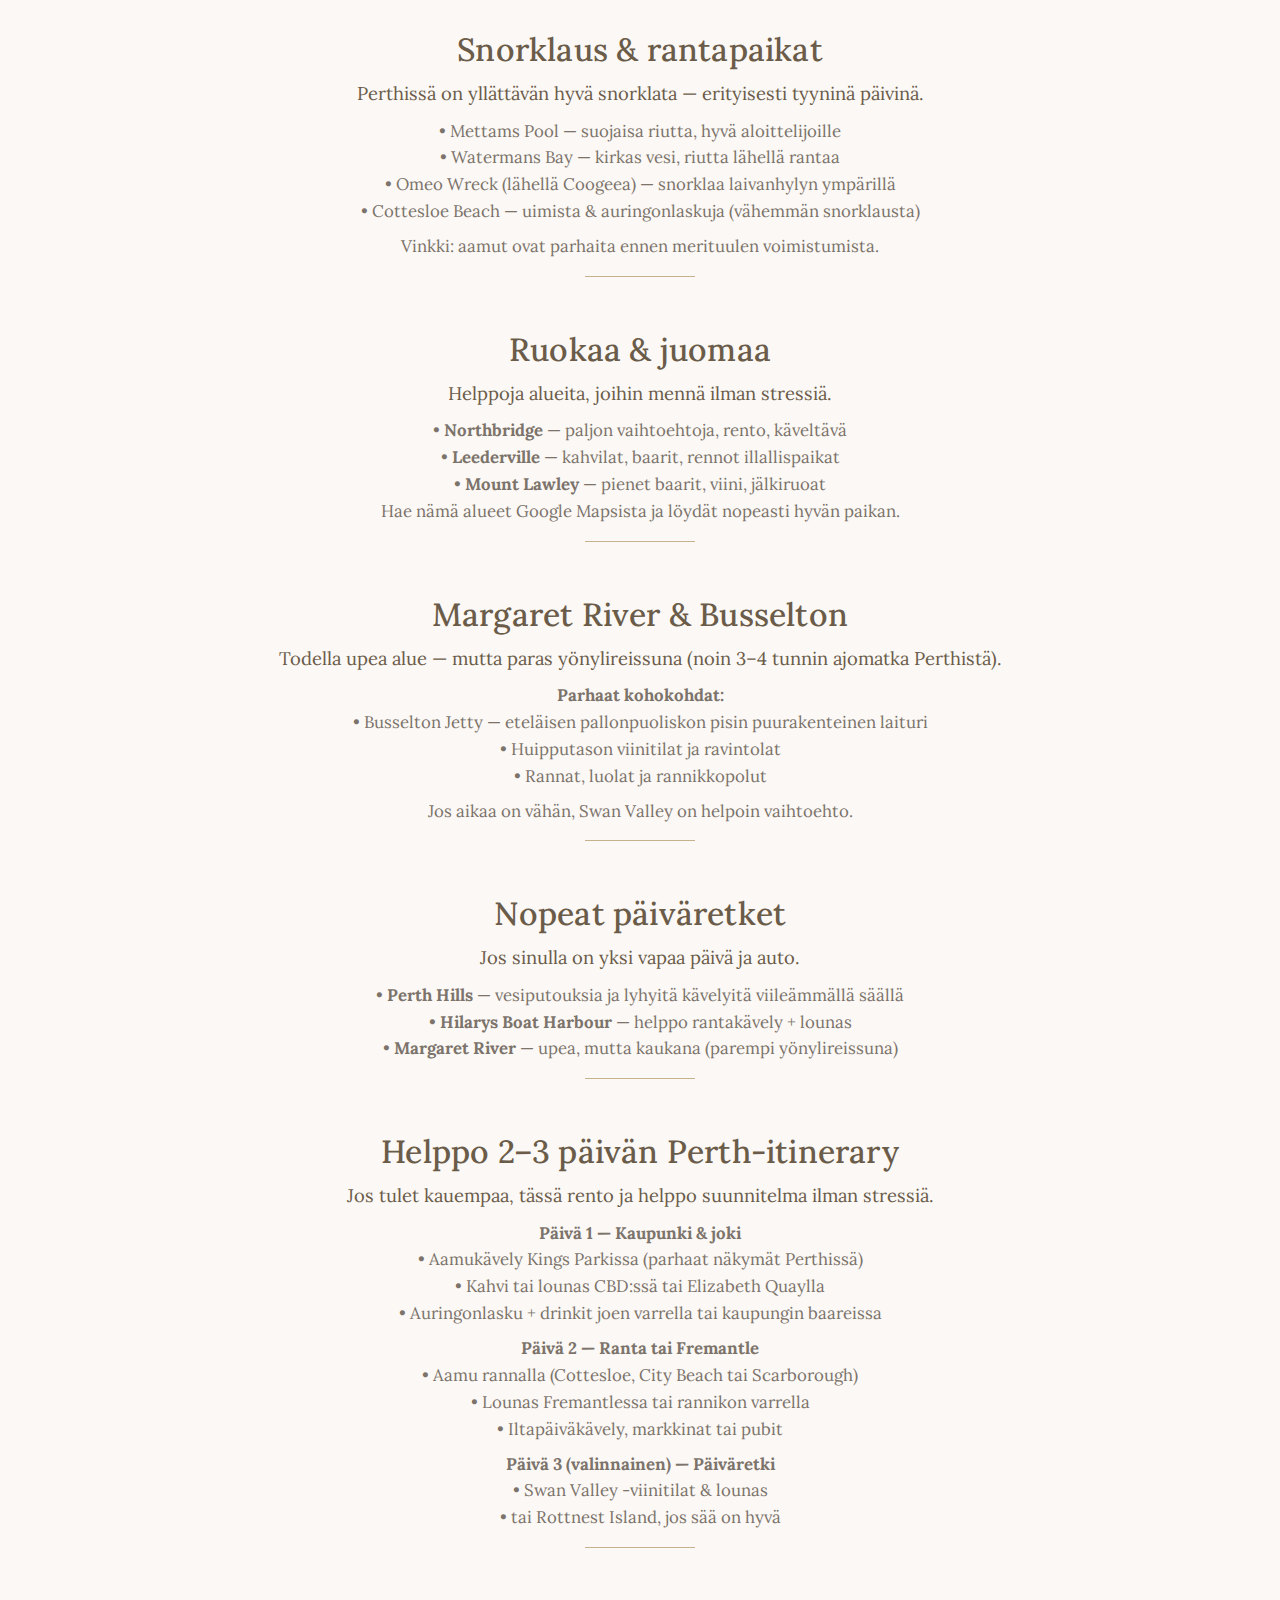
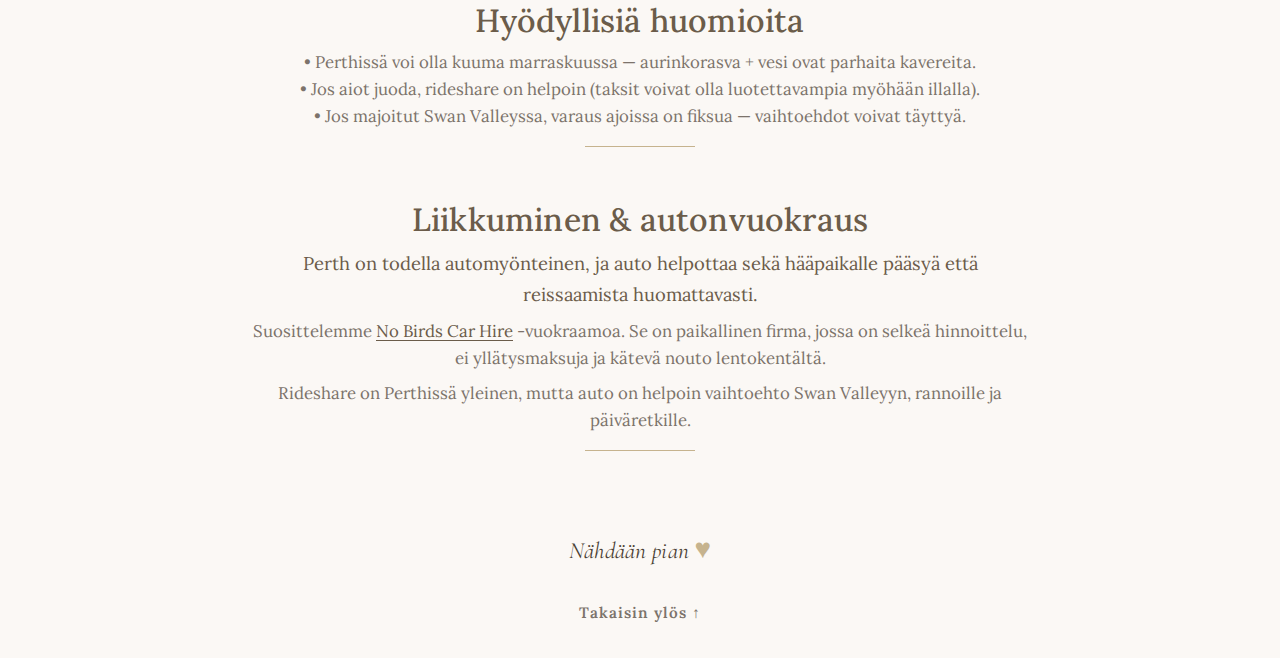
<file: things-to-do-fi.html>
<!DOCTYPE html>
<html lang="fi">
<head>
  <meta charset="UTF-8" />
  <title>Tekemistä Perthissä</title>
  <meta name="viewport" content="width=device-width, initial-scale=1.0">

  <!-- Fonts -->
  <link rel="preconnect" href="https://fonts.googleapis.com">
  <link rel="preconnect" href="https://fonts.gstatic.com" crossorigin>
  <link href="https://fonts.googleapis.com/css2?family=Lora:wght@400;500;600;700&family=Cormorant+Garamond:ital@1&family=Allura&display=swap" rel="stylesheet">

  <link rel="stylesheet" href="styles.css?v=11">
</head>

<body>

<header class="top" id="top">
  <div class="headerImage">
    <img src="header.png" alt="Koristeellinen otsikkokuva">

    <div class="headerOverlay">
      <p class="weddingOf">Perth-opas</p>
      <h1 class="names">Tekemistä</h1>

      <nav class="nav">
        <a href="index-fi.html">KOTI</a>
        <a href="index-fi.html#rsvp">ILMOITTAUTUMINEN</a>
        <a href="index-fi.html#faq">UKK</a>
        <a href="things-to-do-fi.html">TEKEMISTÄ</a>
      </nav>
    </div>
  </div>
</header>

<main class="wrap">

  <section class="centerText">
    <p class="invite">Muutama suosikki, jos vierailet Perthissä</p>
    <p class="smallNote">
      Jos sinulla on aikaa häiden ympärillä, tässä helppoja ideoita — Swan Valley -viinitiloista
      rantojen auringonlaskuihin. Kaikki on vapaaehtoista — valitse se, mikä sopii sinun fiilikseen.
    </p>
  </section>

  <div class="rule"></div>

  <section class="infoSection">
    <h2 class="sectionTitle">Swan Valley (lähellä juhlapäivän paikkaa)</h2>
    <p class="infoMain">Täydellinen rentoon päivään: viinitiloja, panimoita, tislaamoja ja lounaspaikkoja.</p>
    <p class="infoSub">
      Helppo suunnitelma: myöhäinen aamiainen → 1–2 maistelua → pitkä lounas → yksi makea pysähdys → kotiin.
    </p>

    <p class="infoSub">
      <strong>Parhaat viinitilat ja panimot:</strong><br>
      • Sandalford Wines — klassinen Swan Valley -viinitila, hyvät maistelut<br>
      • Mandoon Estate — viiniä, olutta ja väkeviä samasta paikasta<br>
      • Lancaster Wines — pienempi ja rento, hyvin Swan Valley -henkinen<br>
      • Nikola Estate — historiallinen viinitila ja ravintola paikan päällä<br>
      • Feral Brewing Co. — rento panimo, helppo ruokavaihtoehto<br>
      • Duckstein Brewery — saksalaistyylinen “beer hall”, hauska tunnelma
    </p>

    <p class="infoSub">
      <strong>Paras lounaalle:</strong><br>
      • Homestead Brewery (Mandoon Estate) — rento ja varma valinta<br>
      • Wild Swan at Mandoon — hieman siistimpi lounas<br>
      • Sandalford Restaurant — jos haluat jotain hienostuneempaa<br>
      • Nikola Estate Restaurant — hyvää ruokaa, rauhallisempi ympäristö
    </p>

    <p class="infoSub">
      Vinkki: varaa lounas etukäteen viikonloppuisin — Swan Valley täyttyy nopeasti.
    </p>

    <p class="infoSub">
      Hyödyllisiä linkkejä:
      <br>
      <a class="mapLink" href="https://www.swanvalley.com.au/" target="_blank" rel="noopener">Swan Valley -matkailusivusto</a>
      &nbsp;·&nbsp;
      <a class="mapLink" href="https://maps.google.com/?q=Swan+Valley+WA" target="_blank" rel="noopener">Katso Swan Valley kartalla</a>
    </p>

    <div class="rule"></div>
  </section>

  <section class="infoSection">
    <h2 class="sectionTitle">Perthin klassikot</h2>
    <p class="infoMain">Jos teet vain muutaman asian, nämä ovat ne “must-do” -jutut.</p>

    <p class="infoSub">
      • <strong>Kings Park</strong> — parhaat näkymät kaupunkiin ja helppoja kävelyitä
      <br>
      <a class="mapLink" href="https://www.bgpa.wa.gov.au/kings-park" target="_blank" rel="noopener">Kings Park info</a>
      &nbsp;·&nbsp;
      <a class="mapLink" href="https://maps.google.com/?q=Kings+Park+Perth" target="_blank" rel="noopener">Kartta</a>
    </p>

    <p class="infoSub">
      • <strong>Fremantle</strong> — markkinoita, pubeja, historiaa ja kunnon rannikkofiilis
      <br>
      <a class="mapLink" href="https://www.visitfremantle.com.au/" target="_blank" rel="noopener">Visit Fremantle</a>
      &nbsp;·&nbsp;
      <a class="mapLink" href="https://maps.google.com/?q=Fremantle+WA" target="_blank" rel="noopener">Kartta</a>
    </p>

    <p class="infoSub">
      • <strong>Rottnest Island</strong> — jos sinulla on kokonainen päivä: käy moikkaamassa quokkia
      <br>
      <a class="mapLink" href="https://www.rottnestisland.com/" target="_blank" rel="noopener">Rottnest Island info</a>
      &nbsp;·&nbsp;
      <a class="mapLink" href="https://maps.google.com/?q=Rottnest+Island" target="_blank" rel="noopener">Kartta</a>
    </p>

    <p class="infoSub">
      • <strong>Elizabeth Quay</strong> — rantakävely + kaupunkitunnelma
      <br>
      <a class="mapLink" href="https://visitperth.com/see-and-do/public-spaces/venues/elizabeth-quay" target="_blank" rel="noopener">Elizabeth Quay info</a>
      &nbsp;·&nbsp;
      <a class="mapLink" href="https://maps.google.com/?q=Elizabeth+Quay+Perth" target="_blank" rel="noopener">Kartta</a>
    </p>

    <p class="infoSub">
      • <strong>Auringonlasku rannalla</strong> — Perthissä se on oikeasti huikea
      <br>
      <a class="mapLink" href="https://maps.google.com/?q=Cottesloe+Beach" target="_blank" rel="noopener">Cottesloe</a>
      &nbsp;·&nbsp;
      <a class="mapLink" href="https://maps.google.com/?q=Scarborough+Beach+Perth" target="_blank" rel="noopener">Scarborough</a>
      &nbsp;·&nbsp;
      <a class="mapLink" href="https://maps.google.com/?q=City+Beach+Perth" target="_blank" rel="noopener">City Beach</a>
    </p>

    <div class="rule"></div>
  </section>

  <section class="infoSection">
    <h2 class="sectionTitle">Snorklaus & rantapaikat</h2>
    <p class="infoMain">Perthissä on yllättävän hyvä snorklata — erityisesti tyyninä päivinä.</p>

    <p class="infoSub">
      • Mettams Pool — suojaisa riutta, hyvä aloittelijoille<br>
      • Watermans Bay — kirkas vesi, riutta lähellä rantaa<br>
      • Omeo Wreck (lähellä Coogeea) — snorklaa laivanhylyn ympärillä<br>
      • Cottesloe Beach — uimista & auringonlaskuja (vähemmän snorklausta)
    </p>

    <p class="infoSub">
      Vinkki: aamut ovat parhaita ennen merituulen voimistumista.
    </p>

    <div class="rule"></div>
  </section>

  <section class="infoSection">
    <h2 class="sectionTitle">Ruokaa & juomaa</h2>
    <p class="infoMain">Helppoja alueita, joihin mennä ilman stressiä.</p>
    <p class="infoSub">
      • <strong>Northbridge</strong> — paljon vaihtoehtoja, rento, käveltävä<br>
      • <strong>Leederville</strong> — kahvilat, baarit, rennot illallispaikat<br>
      • <strong>Mount Lawley</strong> — pienet baarit, viini, jälkiruoat<br>
      <span class="muted">Hae nämä alueet Google Mapsista ja löydät nopeasti hyvän paikan.</span>
    </p>

    <div class="rule"></div>
  </section>

  <section class="infoSection">
    <h2 class="sectionTitle">Margaret River & Busselton</h2>
    <p class="infoMain">
      Todella upea alue — mutta paras yönylireissuna (noin 3–4 tunnin ajomatka Perthistä).
    </p>

    <p class="infoSub">
      <strong>Parhaat kohokohdat:</strong><br>
      • Busselton Jetty — eteläisen pallonpuoliskon pisin puurakenteinen laituri<br>
      • Huipputason viinitilat ja ravintolat<br>
      • Rannat, luolat ja rannikkopolut
    </p>

    <p class="infoSub">
      Jos aikaa on vähän, Swan Valley on helpoin vaihtoehto.
    </p>

    <div class="rule"></div>
  </section>

  <section class="infoSection">
    <h2 class="sectionTitle">Nopeat päiväretket</h2>
    <p class="infoMain">Jos sinulla on yksi vapaa päivä ja auto.</p>
    <p class="infoSub">
      • <strong>Perth Hills</strong> — vesiputouksia ja lyhyitä kävelyitä viileämmällä säällä<br>
      • <strong>Hilarys Boat Harbour</strong> — helppo rantakävely + lounas<br>
      • <strong>Margaret River</strong> — upea, mutta kaukana (parempi yönylireissuna)
    </p>

    <div class="rule"></div>
  </section>

  <section class="infoSection">
    <h2 class="sectionTitle">Helppo 2–3 päivän Perth-itinerary</h2>
    <p class="infoMain">Jos tulet kauempaa, tässä rento ja helppo suunnitelma ilman stressiä.</p>

    <p class="infoSub">
      <strong>Päivä 1 — Kaupunki & joki</strong><br>
      • Aamukävely Kings Parkissa (parhaat näkymät Perthissä)<br>
      • Kahvi tai lounas CBD:ssä tai Elizabeth Quaylla<br>
      • Auringonlasku + drinkit joen varrella tai kaupungin baareissa
    </p>

    <p class="infoSub">
      <strong>Päivä 2 — Ranta tai Fremantle</strong><br>
      • Aamu rannalla (Cottesloe, City Beach tai Scarborough)<br>
      • Lounas Fremantlessa tai rannikon varrella<br>
      • Iltapäiväkävely, markkinat tai pubit
    </p>

    <p class="infoSub">
      <strong>Päivä 3 (valinnainen) — Päiväretki</strong><br>
      • Swan Valley -viinitilat & lounas<br>
      • tai Rottnest Island, jos sää on hyvä<br>
    </p>

    <div class="rule"></div>
  </section>

  <section class="infoSection">
    <h2 class="sectionTitle">Hyödyllisiä huomioita</h2>
    <p class="infoSub">
      • Perthissä voi olla kuuma marraskuussa — aurinkorasva + vesi ovat parhaita kavereita.<br>
      • Jos aiot juoda, rideshare on helpoin (taksit voivat olla luotettavampia myöhään illalla).<br>
      • Jos majoitut Swan Valleyssa, varaus ajoissa on fiksua — vaihtoehdot voivat täyttyä.
    </p>
    <div class="rule"></div>
  </section>

  <section class="infoSection">
    <h2 class="sectionTitle">Liikkuminen & autonvuokraus</h2>

    <p class="infoMain">
      Perth on todella automyönteinen, ja auto helpottaa sekä hääpaikalle pääsyä että reissaamista huomattavasti.
    </p>

    <p class="infoSub">
      Suosittelemme <a class="mapLink" href="https://www.nobirds.com.au/" target="_blank" rel="noopener">No Birds Car Hire</a> -vuokraamoa.
      Se on paikallinen firma, jossa on selkeä hinnoittelu, ei yllätysmaksuja ja kätevä nouto lentokentältä.
    </p>

    <p class="infoSub">
      Rideshare on Perthissä yleinen, mutta auto on helpoin vaihtoehto Swan Valleyyn, rannoille ja päiväretkille.
    </p>

    <div class="rule"></div>
  </section>

  <footer class="footer">
    <p class="muted">Nähdään pian <span class="heart">♥</span></p>
    <a class="backToTop" href="#top">Takaisin ylös ↑</a>
  </footer>

</main>

</body>
</html>
</file>
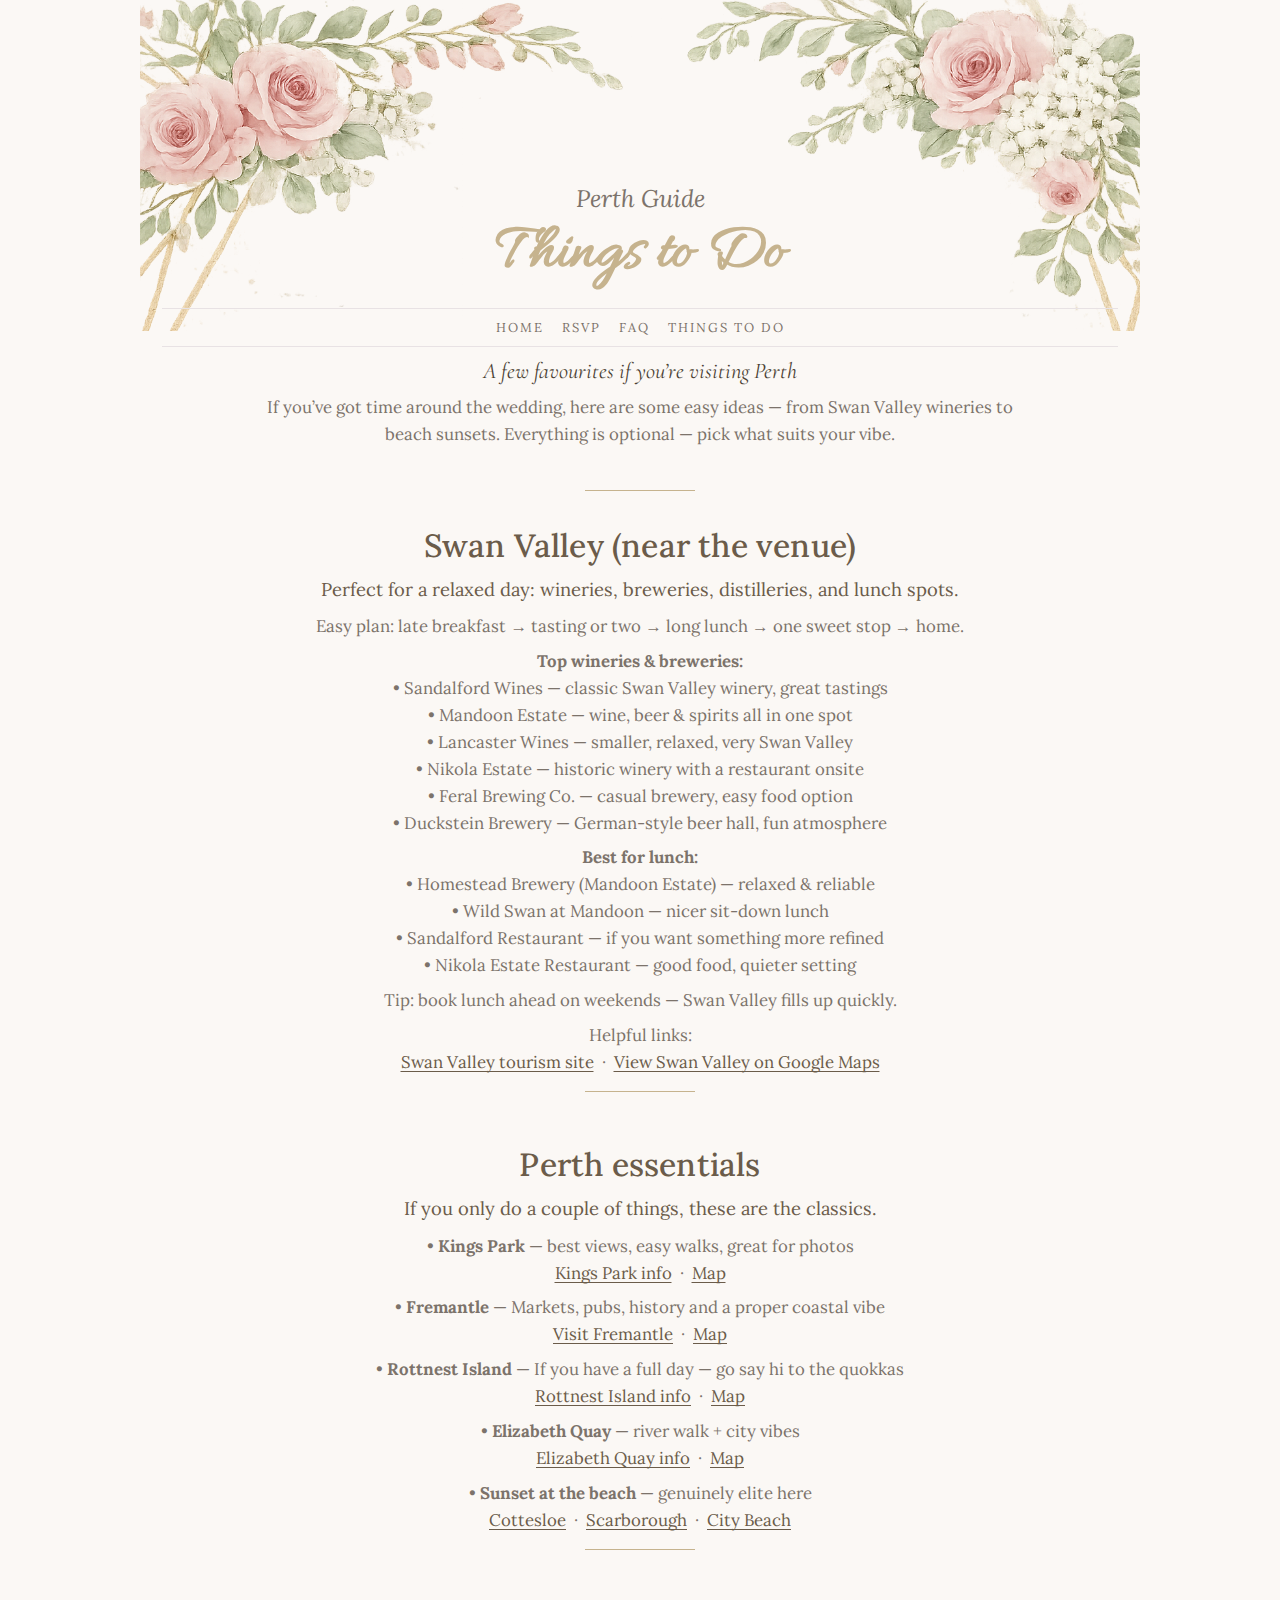
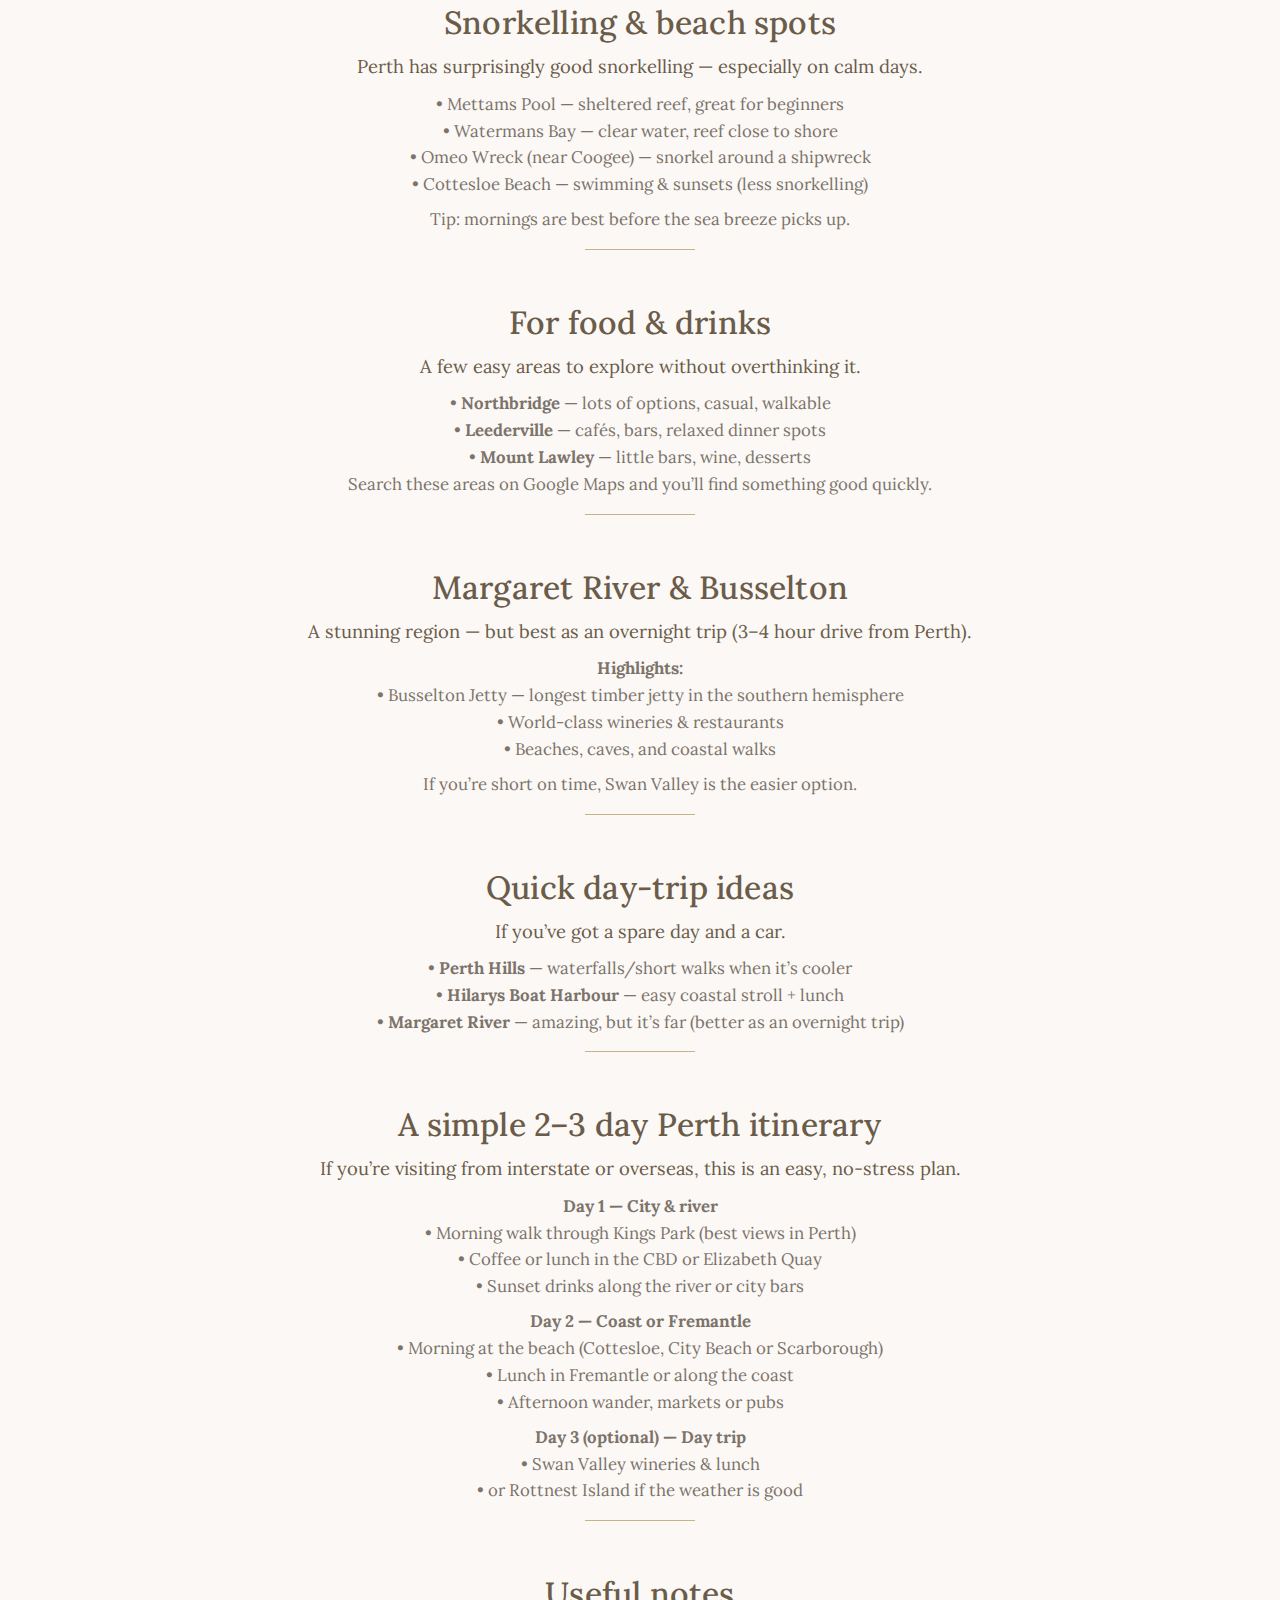
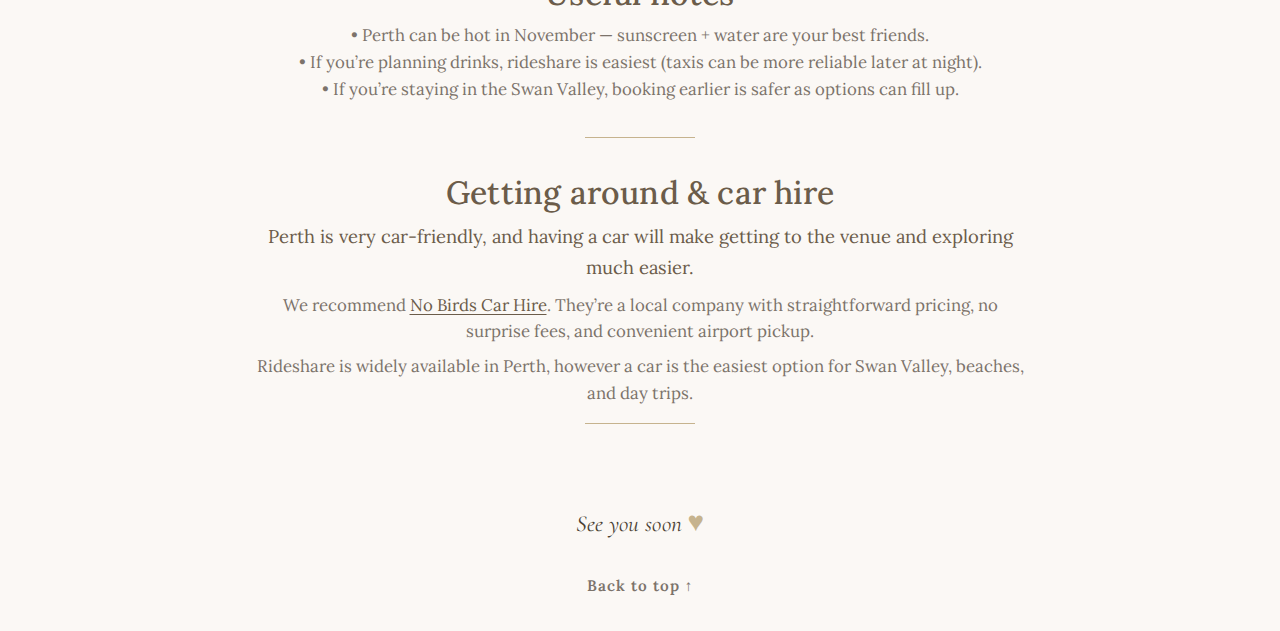
<file: things-to-do.html>
<!-- things-to-do.html -->
<!DOCTYPE html>
<html lang="en">
<head>
  <meta charset="UTF-8" />
  <title>Things to Do in Perth</title>
  <meta name="viewport" content="width=device-width, initial-scale=1.0">

  <!-- Fonts -->
  <link rel="preconnect" href="https://fonts.googleapis.com">
  <link rel="preconnect" href="https://fonts.gstatic.com" crossorigin>
  <link href="https://fonts.googleapis.com/css2?family=Lora:wght@400;500;600;700&family=Cormorant+Garamond:ital@1&family=Allura&display=swap" rel="stylesheet">

  <link rel="stylesheet" href="styles.css?v=10">
</head>

<body>

<header class="top" id="top">
  <div class="headerImage">
    <img src="header.png" alt="Floral header">

    <div class="headerOverlay">
      <p class="weddingOf">Perth Guide</p>
      <h1 class="names">Things to Do</h1>

      <nav class="nav">
        <a href="index.html">HOME</a>
        <a href="index.html#rsvp">RSVP</a>
        <a href="index.html#faq">FAQ</a>
        <a href="things-to-do.html">THINGS TO DO</a>
      </nav>
    </div>
  </div>
</header>

<main class="wrap">

  <section class="centerText">
    <p class="invite">A few favourites if you’re visiting Perth</p>
    <p class="smallNote">
      If you’ve got time around the wedding, here are some easy ideas — from Swan Valley wineries to beach sunsets.
      Everything is optional — pick what suits your vibe.
    </p>
  </section>

  <div class="rule"></div>

  <section class="infoSection">
    <h2 class="sectionTitle">Swan Valley (near the venue)</h2>
    <p class="infoMain">Perfect for a relaxed day: wineries, breweries, distilleries, and lunch spots.</p>
    <p class="infoSub">
      Easy plan: late breakfast → tasting or two → long lunch → one sweet stop → home.
    </p>

  <p class="infoSub">
    <strong>Top wineries & breweries:</strong><br>
    • Sandalford Wines — classic Swan Valley winery, great tastings<br>
    • Mandoon Estate — wine, beer & spirits all in one spot<br>
    • Lancaster Wines — smaller, relaxed, very Swan Valley<br>
    • Nikola Estate — historic winery with a restaurant onsite<br>
    • Feral Brewing Co. — casual brewery, easy food option<br>
    • Duckstein Brewery — German-style beer hall, fun atmosphere
  </p>

  <p class="infoSub">
    <strong>Best for lunch:</strong><br>
    • Homestead Brewery (Mandoon Estate) — relaxed & reliable<br>
    • Wild Swan at Mandoon — nicer sit-down lunch<br>
    • Sandalford Restaurant — if you want something more refined<br>
    • Nikola Estate Restaurant — good food, quieter setting
  </p>

  <p class="infoSub">
    Tip: book lunch ahead on weekends — Swan Valley fills up quickly.
  </p>
    <p class="infoSub">
      Helpful links:
      <br>
      <a class="mapLink" href="https://www.swanvalley.com.au/" target="_blank" rel="noopener">Swan Valley tourism site</a>
      &nbsp;·&nbsp;
      <a class="mapLink" href="https://maps.google.com/?q=Swan+Valley+WA" target="_blank" rel="noopener">View Swan Valley on Google Maps</a>
    </p>
  <div class="rule"></div>
</section>

  <section class="infoSection">
    <h2 class="sectionTitle">Perth essentials</h2>
    <p class="infoMain">If you only do a couple of things, these are the classics.</p>

    <p class="infoSub">
      • <strong>Kings Park</strong> — best views, easy walks, great for photos
      <br>
      <a class="mapLink" href="https://www.bgpa.wa.gov.au/kings-park" target="_blank" rel="noopener">Kings Park info</a>
      &nbsp;·&nbsp;
      <a class="mapLink" href="https://maps.google.com/?q=Kings+Park+Perth" target="_blank" rel="noopener">Map</a>
    </p>
 <p class="infoSub">
      • <strong>Fremantle</strong> — Markets, pubs, history and a proper coastal vibe
      <br>
            <a class="mapLink" href="https://www.visitfremantle.com.au/" target="_blank" rel="noopener">Visit Fremantle</a>
      &nbsp;·&nbsp;
      <a class="mapLink" href="https://maps.google.com/?q=Fremantle+WA" target="_blank" rel="noopener">Map</a>
    </p>
       <p class="infoSub">
   • <strong>Rottnest Island</strong> — If you have a full day — go say hi to the quokkas
      <br> 
      <a class="mapLink" href="https://www.rottnestisland.com/" target="_blank" rel="noopener">Rottnest Island info</a>
      &nbsp;·&nbsp;
      <a class="mapLink" href="https://maps.google.com/?q=Rottnest+Island" target="_blank" rel="noopener">Map</a>
    </p>

    <p class="infoSub">
      • <strong>Elizabeth Quay</strong> — river walk + city vibes
      <br>
      <a class="mapLink" href="https://visitperth.com/see-and-do/public-spaces/venues/elizabeth-quay" target="_blank" rel="noopener">Elizabeth Quay info</a>
      &nbsp;·&nbsp;
      <a class="mapLink" href="https://maps.google.com/?q=Elizabeth+Quay+Perth" target="_blank" rel="noopener">Map</a>
    </p>

    <p class="infoSub">
      • <strong>Sunset at the beach</strong> — genuinely elite here
      <br>
      <a class="mapLink" href="https://maps.google.com/?q=Cottesloe+Beach" target="_blank" rel="noopener">Cottesloe</a>
      &nbsp;·&nbsp;
      <a class="mapLink" href="https://maps.google.com/?q=Scarborough+Beach+Perth" target="_blank" rel="noopener">Scarborough</a>
      &nbsp;·&nbsp;
      <a class="mapLink" href="https://maps.google.com/?q=City+Beach+Perth" target="_blank" rel="noopener">City Beach</a>
    </p>

    <div class="rule"></div>
  </section>
<section class="infoSection">
  <h2 class="sectionTitle">Snorkelling & beach spots</h2>

  <p class="infoMain">Perth has surprisingly good snorkelling — especially on calm days.</p>

  <p class="infoSub">
    • Mettams Pool — sheltered reef, great for beginners<br>
    • Watermans Bay — clear water, reef close to shore<br>
    • Omeo Wreck (near Coogee) — snorkel around a shipwreck<br>
    • Cottesloe Beach — swimming & sunsets (less snorkelling)
  </p>

  <p class="infoSub">
    Tip: mornings are best before the sea breeze picks up.
  </p>

  <div class="rule"></div>
</section>

  <section class="infoSection">
    <h2 class="sectionTitle">For food &amp; drinks</h2>
    <p class="infoMain">A few easy areas to explore without overthinking it.</p>
    <p class="infoSub">
      • <strong>Northbridge</strong> — lots of options, casual, walkable
      <br>
      • <strong>Leederville</strong> — cafés, bars, relaxed dinner spots
      <br>
      • <strong>Mount Lawley</strong> — little bars, wine, desserts
      <br>
      <span class="muted">Search these areas on Google Maps and you’ll find something good quickly.</span>
    </p>

    <div class="rule"></div>
  </section>
<section class="infoSection">
  <h2 class="sectionTitle">Margaret River & Busselton</h2>

  <p class="infoMain">
    A stunning region — but best as an overnight trip (3–4 hour drive from Perth).
  </p>

  <p class="infoSub">
    <strong>Highlights:</strong><br>
    • Busselton Jetty — longest timber jetty in the southern hemisphere<br>
    • World-class wineries & restaurants<br>
    • Beaches, caves, and coastal walks
  </p>

  <p class="infoSub">
    If you’re short on time, Swan Valley is the easier option.
  </p>

  <div class="rule"></div>
</section>
  <section class="infoSection">
    <h2 class="sectionTitle">Quick day-trip ideas</h2>
    <p class="infoMain">If you’ve got a spare day and a car.</p>
    <p class="infoSub">
      • <strong>Perth Hills</strong> — waterfalls/short walks when it’s cooler
      <br>
      • <strong>Hilarys Boat Harbour</strong> — easy coastal stroll + lunch
      <br>
      • <strong>Margaret River</strong> — amazing, but it’s far (better as an overnight trip)
    </p>

    <div class="rule"></div>
  </section>
<section class="infoSection">
  <h2 class="sectionTitle">A simple 2–3 day Perth itinerary</h2>

  <p class="infoMain">If you’re visiting from interstate or overseas, this is an easy, no-stress plan.</p>

  <p class="infoSub">
    <strong>Day 1 — City & river</strong><br>
    • Morning walk through Kings Park (best views in Perth)<br>
    • Coffee or lunch in the CBD or Elizabeth Quay<br>
    • Sunset drinks along the river or city bars
  </p>

  <p class="infoSub">
    <strong>Day 2 — Coast or Fremantle</strong><br>
    • Morning at the beach (Cottesloe, City Beach or Scarborough)<br>
    • Lunch in Fremantle or along the coast<br>
    • Afternoon wander, markets or pubs
  </p>

  <p class="infoSub">
    <strong>Day 3 (optional) — Day trip</strong><br>
    • Swan Valley wineries & lunch<br>
    • or Rottnest Island if the weather is good<br>

  </p>

  <div class="rule"></div>
</section>

<section class="infoSection">
    <h2 class="sectionTitle">Useful notes</h2>
    <p class="infoSub">
      • Perth can be hot in November — sunscreen + water are your best friends.
      <br>
      • If you’re planning drinks, rideshare is easiest (taxis can be more reliable later at night).
      <br>
      • If you’re staying in the Swan Valley, booking earlier is safer as options can fill up.
    </p>
  </section>
      <div class="rule"></div>
<section class="infoSection">
  <h2 class="sectionTitle">Getting around & car hire</h2>

  <p class="infoMain">
    Perth is very car-friendly, and having a car will make getting to the venue and exploring much easier.
  </p>

  <p class="infoSub">
    We recommend <a class="mapLink" href="https://www.nobirds.com.au/" target="_blank" rel="noopener">No Birds Car Hire</a>.
    They’re a local company with straightforward pricing, no surprise fees, and convenient airport pickup.
  </p>

  <p class="infoSub">
    Rideshare is widely available in Perth, however a car is the easiest option for Swan Valley, beaches,
    and day trips.
  </p>

  <div class="rule"></div>
</section>

  <footer class="footer">
    <p class="muted">See you soon <span class="heart">♥</span></p>
    <a class="backToTop" href="#top">Back to top ↑</a>
  </footer>

</main>

</body>
</html>
</file>
<file: styles.css>
/* styles.css */
:root{
  --paper:#FBF8F5;
  --ink:#6B5C4A;        /* softer text */
  --ink-dark:#4A3F33;   /* headings / stronger text */
  --muted:#7C736B;
  --gold:#C6B38E;
  --line:#E8E2E4;
}

*{ box-sizing:border-box; }

body{
  margin:0;
  background:var(--paper);
  color:var(--ink-dark);
  font-family:"Lora", serif;
  text-align:center;
}

.wrap{
  max-width:820px;
  margin:0 auto;
  padding:0 22px;
}

.muted{ color:var(--muted); }

.heart{
  color:var(--gold);
  font-size:1.2em;
}

/* ================= HEADER ================= */

.top{ padding:0; }

.headerImage{
  position:relative;
  max-width:1000px;
  margin:0 auto;
}

.headerImage img{
  width:100%;
  display:block;
}

.headerOverlay{
  position:absolute;
  top:80%;
  left:50%;
  transform:translate(-50%,-50%);
  width:100%;
  padding:0 22px;
}

.weddingOf{
  font-style:italic;
  font-size:1.5rem;
  color:var(--muted);
  margin:0;
}

.names{
  font-family:"Allura", cursive;
  font-size:4rem;
  color:var(--gold);
  margin:0;
}

/* ================= NAV ================= */

.nav{
  display:flex;
  justify-content:center;
  align-items:center;
  flex-wrap:wrap;
  gap:18px;
  margin-top:14px;
  padding:10px 0;
  border-top:1px solid var(--line);
  border-bottom:1px solid var(--line);
}

.nav a{
  text-decoration:none;
  letter-spacing:2px;
  font-size:0.8rem;
  color:var(--muted);
}

.nav a:hover{
  color:var(--ink-dark);
}

/* Language switch (FLAGS) */
.langSwitch{
  display:inline-flex;
  align-items:center;
  gap:10px;
  margin-left:18px;
}

/* override nav link styling for flags */
.nav .lang{
  letter-spacing:0;
  font-size:1.15rem;
  opacity:0.75;
  text-decoration:none;
}

.nav .lang:hover{
  opacity:1;
}

.nav .lang.active{
  opacity:1;
  cursor:default;
}

.flag{
  font-family:
    "Apple Color Emoji",
    "Segoe UI Emoji",
    "Segoe UI Symbol",
    "Noto Color Emoji",
    system-ui;
  line-height:1;
}

/* ================= WELCOME ================= */

.welcome{
  max-width:66ch;
  margin:34px auto 0; /* space below nav */
  padding:8px 0 6px;
  color:var(--muted);
  font-size:1.08rem;
  line-height:1.75;
}

.welcome p{ margin:0; }

/* ================= HERO PHOTO ================= */

.photoFrame{
  margin-top:18px;
  padding:10px;
  background:#fff;
  border:1px solid var(--line);
}

.photoFrame img{
  width:100%;
  display:block;
}

/* ================= INTRO ================= */

.centerText{
  padding:26px 0;
}

.invite{
  font-family:"Cormorant Garamond", serif;
  font-style:italic;
  font-size:1.4rem;
  margin:0 0 6px;
}

.dateLine{
  font-size:1.35rem;
  font-weight:600;
  margin:0;
}

.timeLine{
  font-size:1.15rem;
  color:var(--muted);
  margin:6px 0 0;
}

.rule{
  width:110px;
  height:1px;
  background:var(--gold);
  margin:16px auto;
}

.smallNote{
  font-size:1.05rem;
  color:var(--muted);
  margin:10px 0 0;
  line-height:1.6;
}

/* ================= SECTIONS ================= */

.infoSection{
  padding:18px 0;
}

.sectionTitle{
  font-size:2rem;
  margin:0 0 8px;
  font-weight:500;     /* lighter than default */
  color:var(--ink);    /* softer heading */
  letter-spacing:0.2px;
}

.infoMain{
  font-size:1.15rem;
  line-height:1.7;
  margin:0;
  color:var(--ink);    /* softer main text */
}

.infoSub{
  font-size:1.05rem;
  color:var(--muted);
  margin:8px 0 0;
  line-height:1.6;
}

/* Links (NO blur/move on hover) */
.mapLink{
  color:var(--ink);
  text-decoration:underline;
  text-underline-offset:3px;
  text-decoration-thickness:1px;
  text-decoration-skip-ink:none;
  transition: color 150ms ease;
}

.mapLink:hover{ color:var(--ink-dark); }

.mapLink:focus-visible{
  outline:2px solid var(--gold);
  outline-offset:4px;
  border-radius:8px;
}

/* ================= RSVP ================= */

.rsvpMeta{
  display:flex;
  flex-direction:column;
  align-items:center;
  gap:12px;
  margin-top:10px;
}

.printLink{
  display:block;           /* forces separate row */
  width:fit-content;
  margin:0 auto;
}

/* RSVP closes in X days (pill) */
.rsvpCountdown{
  display:inline-flex;
  align-items:center;
  justify-content:center;
  gap:10px;
  padding:10px 14px;
  border:1px solid var(--line);
  border-radius:999px;
  background: rgba(255,255,255,0.6);
  box-shadow: 0 8px 22px rgba(74,63,51,0.06);
  backdrop-filter: blur(4px);
}

.rsvpCountdownLabel,
.rsvpCountdownUnit{
  color:var(--muted);
  font-size:0.98rem;
}

.rsvpCountdownValue{
  min-width:3ch;
  font-weight:700;
  color:var(--ink-dark);
  font-size:1.05rem;
}

/* RSVP container */
.rsvpEmbed{
  max-width:760px;
  margin:16px auto 0;
  padding:14px;
  background: rgba(255,255,255,0.65);
  border:1px solid var(--line);
  border-radius:14px;
  box-shadow: 0 10px 30px rgba(74,63,51,0.06);
  backdrop-filter: blur(4px);
}

.rsvpEmbed iframe{
  width:100%;
  height:1100px;
  border:0;
  display:block;
  border-radius:10px;
  background:#fff;
}

/* ================= FAQ ACCORDION ================= */

.accordion{
  max-width:760px;
  margin:0 auto;
  text-align:center;
}

.accordion details{
  border-top:1px solid var(--line);
  padding:12px 0;
}

.accordion details:first-child{ border-top:none; }

.accordion summary{
  list-style:none;
  cursor:pointer;
  font-weight:700;
  font-size:1.12rem;
  color:var(--ink-dark);
  outline:none;
  transition:color 180ms ease;
  padding:6px 0;
}

.accordion summary:hover{ color:var(--ink); }

.accordion summary::-webkit-details-marker{ display:none; }

.accordion summary::after{
  content:"＋";
  color:var(--gold);
  margin-left:10px;
  font-weight:700;
  display:inline-block;
  transition: transform 220ms ease;
}

.accordion details[open] summary::after{
  transform: rotate(45deg);
}

.accordion details[open]{
  background: rgba(198,179,142,0.10);
  border-radius:10px;
  padding:12px 12px;
  margin:10px 0;
}

.accordion .answer{
  margin-top:10px;
  color:var(--muted);
  line-height:1.7;
  font-size:1.05rem;
  padding:0 10px 10px;
  text-align:center;
}

/* Accommodation list (no dots) */
.answerText{
  margin:0 0 12px;
  max-width:58ch;
  margin-left:auto;
  margin-right:auto;
}

.answerList{
  list-style:none;
  padding:0;
  margin:12px auto 0;
  max-width:48ch;
}

.answerList li{
  display:flex;
  justify-content:center;
  align-items:center;
  gap:10px;
  margin:8px 0;
}

/* Default lists elsewhere inside accordion */
.accordion ul{
  list-style:disc;
  padding-left:22px;
  margin:10px auto 0;
  display:block;
  text-align:left;
  max-width:48ch;
}

/* ================= FOOTER ================= */

.footer{
  padding:24px 0 36px;
}

.footer .muted{
  font-family:"Cormorant Garamond", serif;
  font-style:italic;
  font-size:1.45rem;
  font-weight:400;
  letter-spacing:0.3px;
  color:var(--ink-dark);
}

.backToTop{
  display:inline-block;
  margin-top:14px;
  font-weight:600;
  letter-spacing:1px;
  font-size:0.95rem;
  color:var(--muted);
  text-decoration:none;
}

.backToTop:hover{
  color:var(--ink-dark);
  text-decoration:underline;
  text-underline-offset:4px;
}

/* ================= ACCESSIBILITY ================= */

/* Respect reduced motion */
@media (prefers-reduced-motion: reduce){
  *{
    scroll-behavior:auto !important;
    transition:none !important;
    animation:none !important;
  }
}

/* ================= MOBILE ================= */

@media(max-width:600px){
  .headerOverlay{
    position:relative;
    top:auto;
    left:auto;
    transform:none;
  }

  .names{ font-size:3.2rem; }

  .welcome{
    margin-top:24px;
  }

  .accordion details[open]{ padding:12px 10px; }

  .accordion .answer{ padding:0 6px 10px; }

  .answerList,
  .accordion ul{ max-width:100%; }
}
</file>
